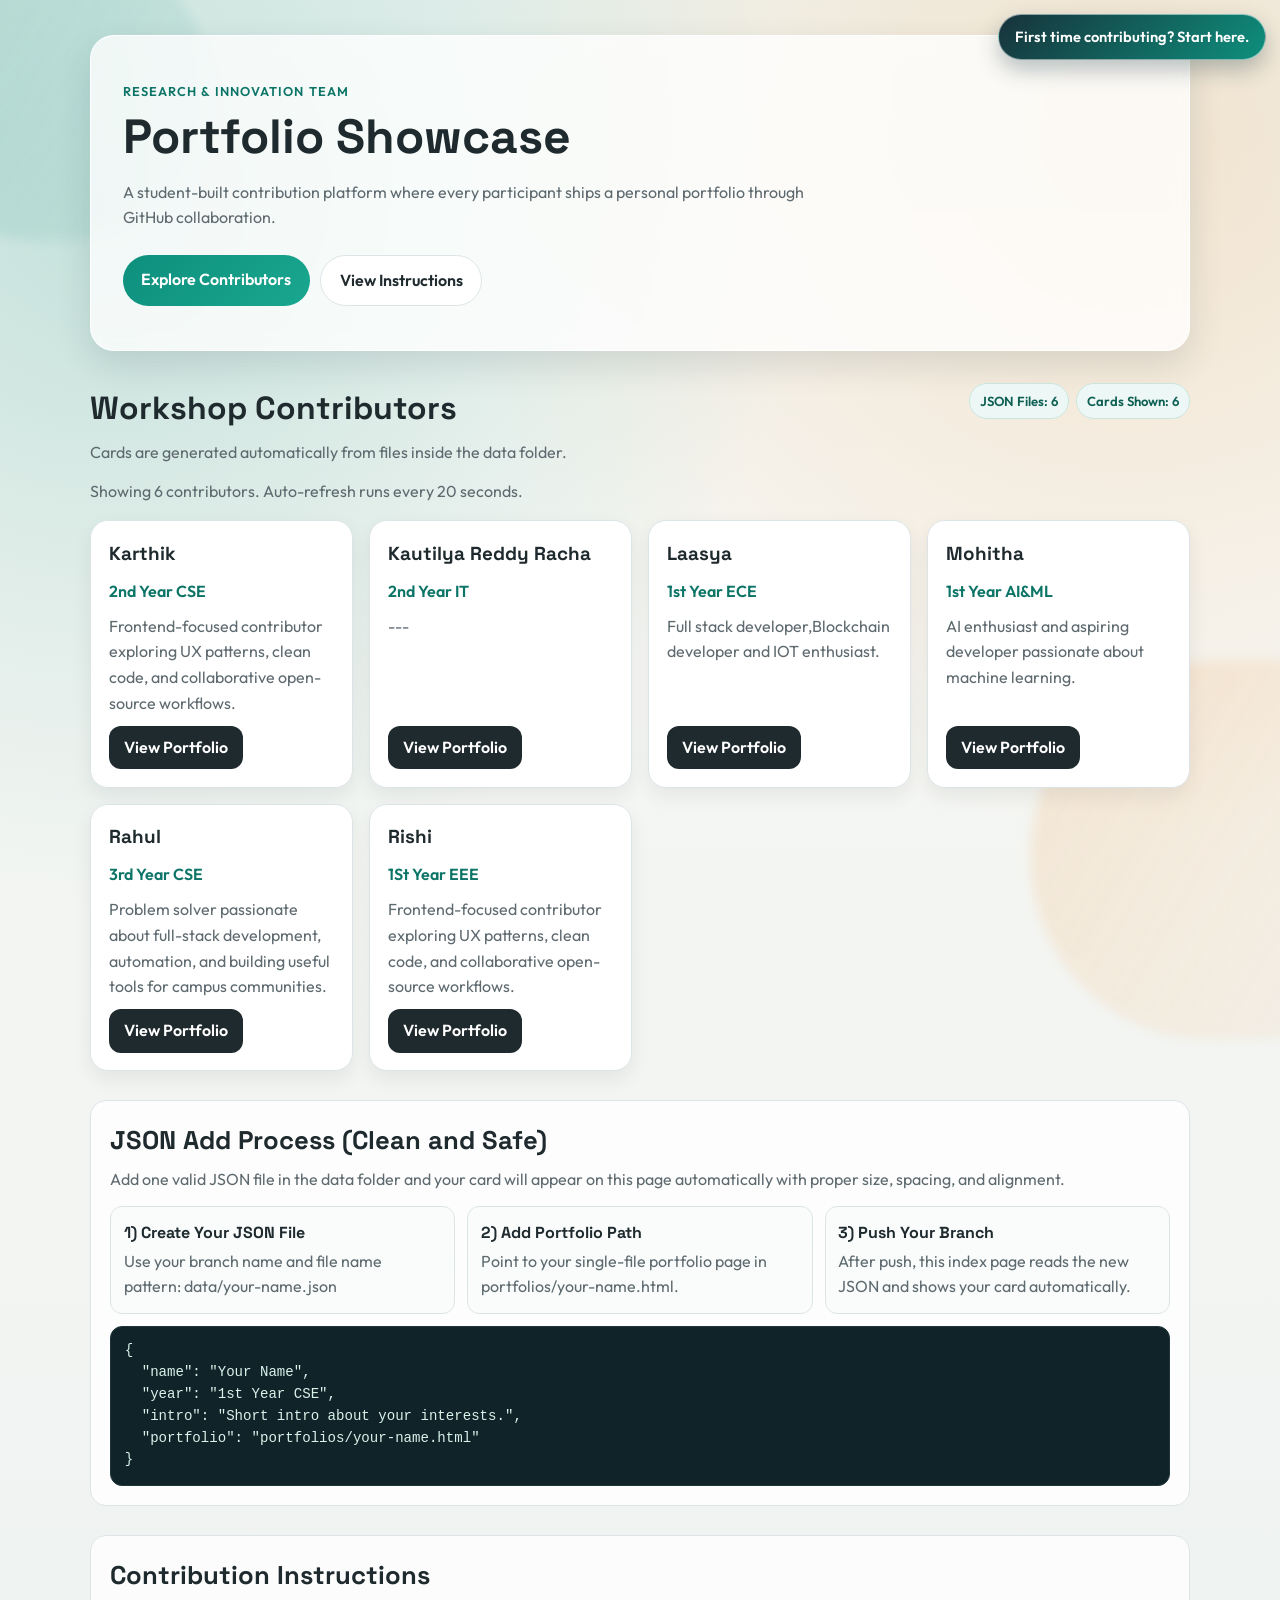
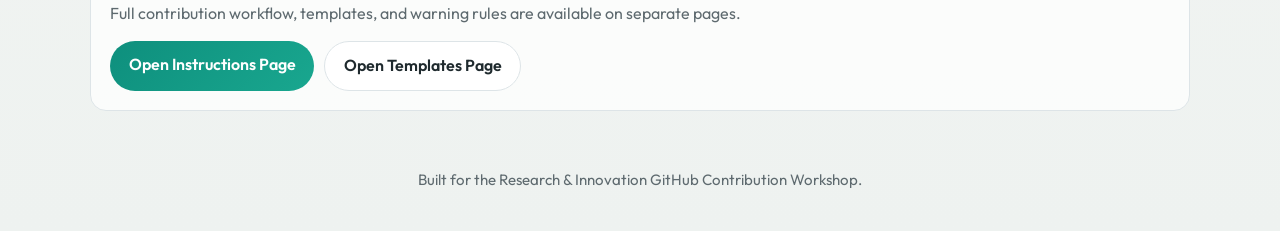
<file: index.html>
<!DOCTYPE html>
<html lang="en">
<head>
  <meta charset="UTF-8" />
  <meta name="viewport" content="width=device-width, initial-scale=1.0" />
  <title>Research & Innovation Portfolio Showcase</title>
  <meta
    name="description"
    content="A collaborative portfolio showcase for the Research and Innovation GitHub contribution workshop."
  />
  <link rel="preconnect" href="https://fonts.googleapis.com" />
  <link rel="preconnect" href="https://fonts.gstatic.com" crossorigin />
  <link
    href="https://fonts.googleapis.com/css2?family=Outfit:wght@300;400;500;600;700&family=Space+Grotesk:wght@500;600;700&display=swap"
    rel="stylesheet"
  />
  <link rel="stylesheet" href="style.css" />
</head>
<body>
  <div class="bg-orb orb-one" aria-hidden="true"></div>
  <div class="bg-orb orb-two" aria-hidden="true"></div>
  <a
    class="floating-help-link"
    href="instructions.html"
    aria-label="First time contributing? Start here"
  >
    First time contributing? Start here.
  </a>

  <header class="hero reveal">
    <p class="hero-kicker">Research & Innovation Team</p>
    <h1>Portfolio Showcase</h1>
    <p class="hero-text">
      A student-built contribution platform where every participant ships a personal portfolio
      through GitHub collaboration.
    </p>
    <div class="hero-actions">
      <a class="hero-cta" href="#contributors">Explore Contributors</a>
      <a class="hero-cta hero-cta-secondary" href="instructions.html">View Instructions</a>
    </div>
  </header>

  <main>
    <section class="showcase reveal" id="contributors" aria-labelledby="contributors-title">
      <div class="section-head">
        <div>
          <h2 id="contributors-title">Workshop Contributors</h2>
          <p>Cards are generated automatically from files inside the data folder.</p>
        </div>
        <div class="showcase-meta" aria-label="Contributor summary">
          <span class="meta-pill" id="jsonFileCount">JSON Files: 0</span>
          <span class="meta-pill" id="cardCount">Cards Shown: 0</span>
        </div>
      </div>

      <p class="status" id="status" aria-live="polite">Loading contributors...</p>
      <div class="contributors-grid" id="contributorsGrid"></div>
    </section>

    <section class="json-process reveal" aria-labelledby="json-process-title">
      <h2 id="json-process-title">JSON Add Process (Clean and Safe)</h2>
      <p>
        Add one valid JSON file in the data folder and your card will appear on this page
        automatically with proper size, spacing, and alignment.
      </p>

      <div class="json-process-grid">
        <article class="json-step-card">
          <h3>1) Create Your JSON File</h3>
          <p>Use your branch name and file name pattern: data/your-name.json</p>
        </article>
        <article class="json-step-card">
          <h3>2) Add Portfolio Path</h3>
          <p>Point to your single-file portfolio page in portfolios/your-name.html.</p>
        </article>
        <article class="json-step-card">
          <h3>3) Push Your Branch</h3>
          <p>After push, this index page reads the new JSON and shows your card automatically.</p>
        </article>
      </div>

      <pre class="workflow-code"><code>{
  "name": "Your Name",
  "year": "1st Year CSE",
  "intro": "Short intro about your interests.",
  "portfolio": "portfolios/your-name.html"
}
</code></pre>
    </section>

    <section class="workflow-preview reveal" aria-labelledby="workflow-preview-title">
      <h2 id="workflow-preview-title">Contribution Instructions</h2>
      <p>
        Full contribution workflow, templates, and warning rules are available on separate pages.
      </p>
      <div class="hero-actions">
        <a class="hero-cta" href="instructions.html">Open Instructions Page</a>
        <a class="hero-cta hero-cta-secondary" href="templates.html">Open Templates Page</a>
      </div>
    </section>
  </main>

  <footer class="site-footer reveal">
    <p>Built for the Research & Innovation GitHub Contribution Workshop.</p>
  </footer>

  <script src="script.js" defer></script>
</body>
</html>
</file>
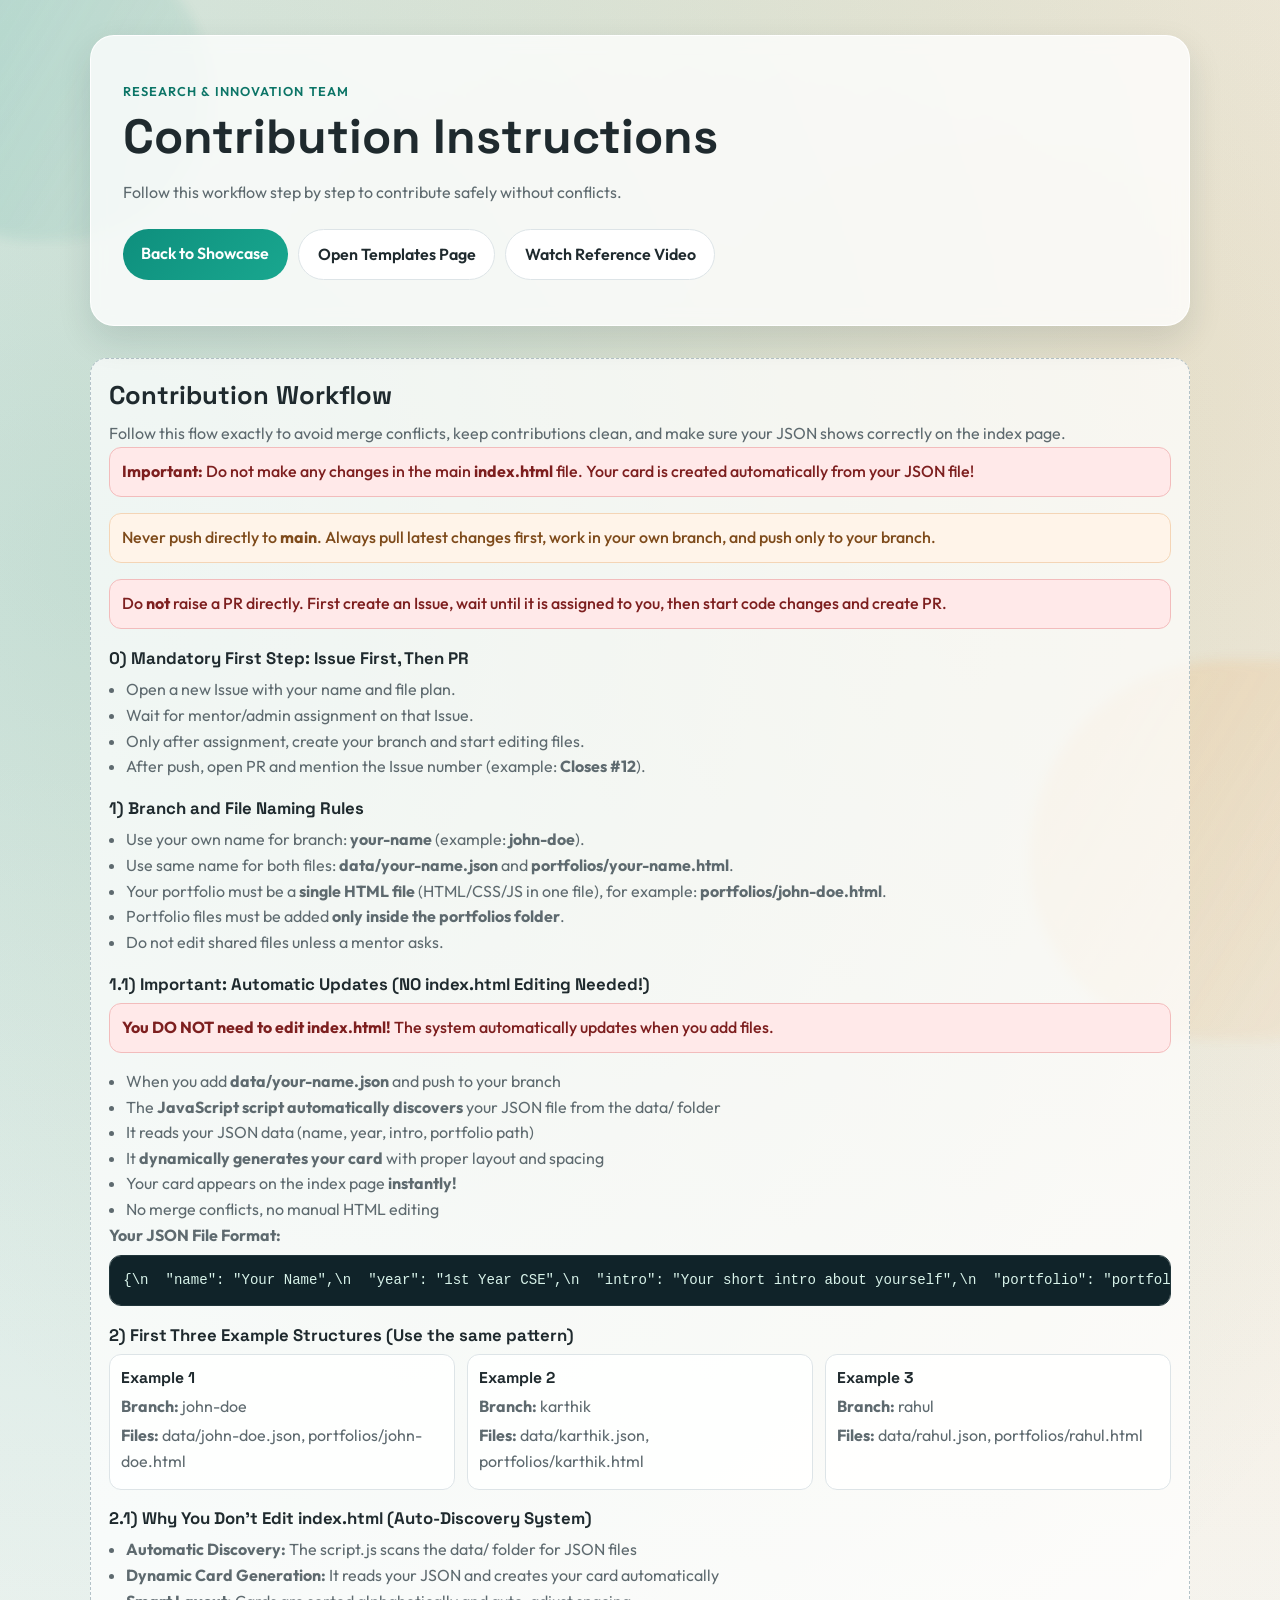
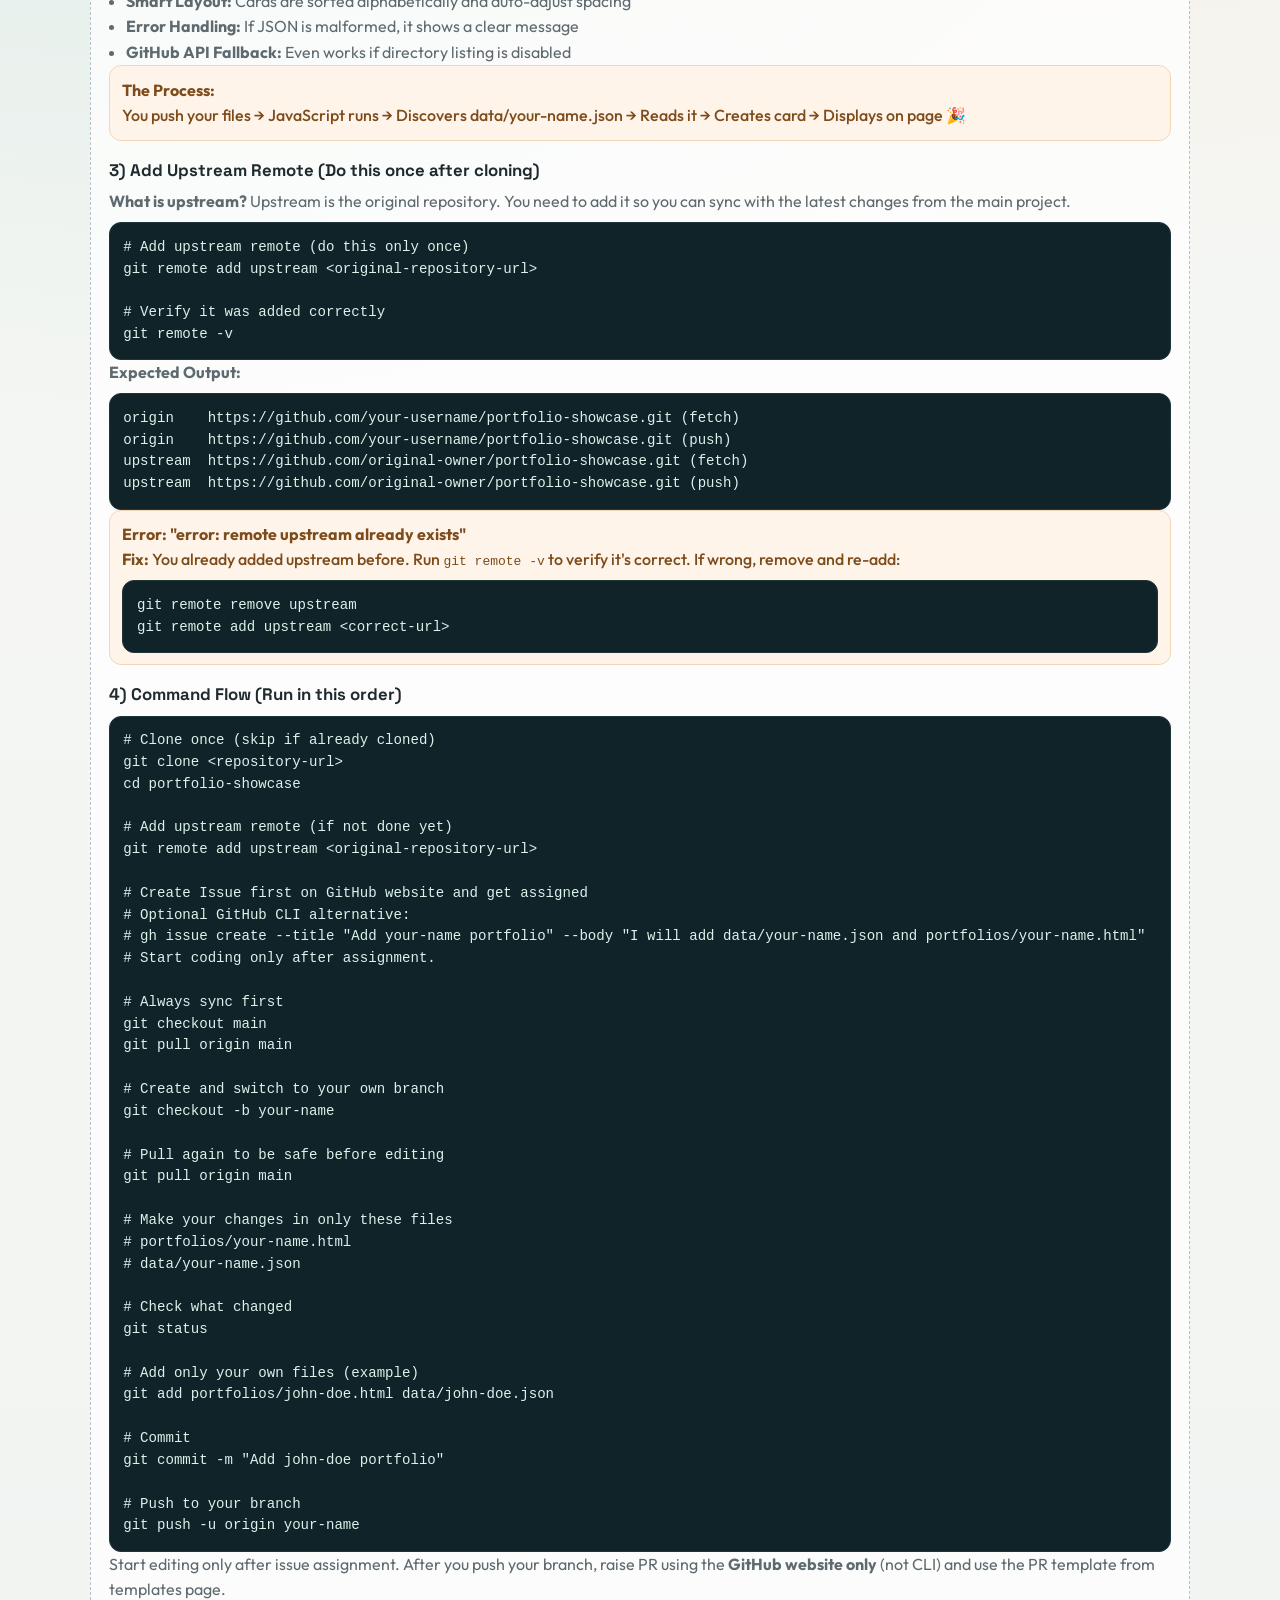
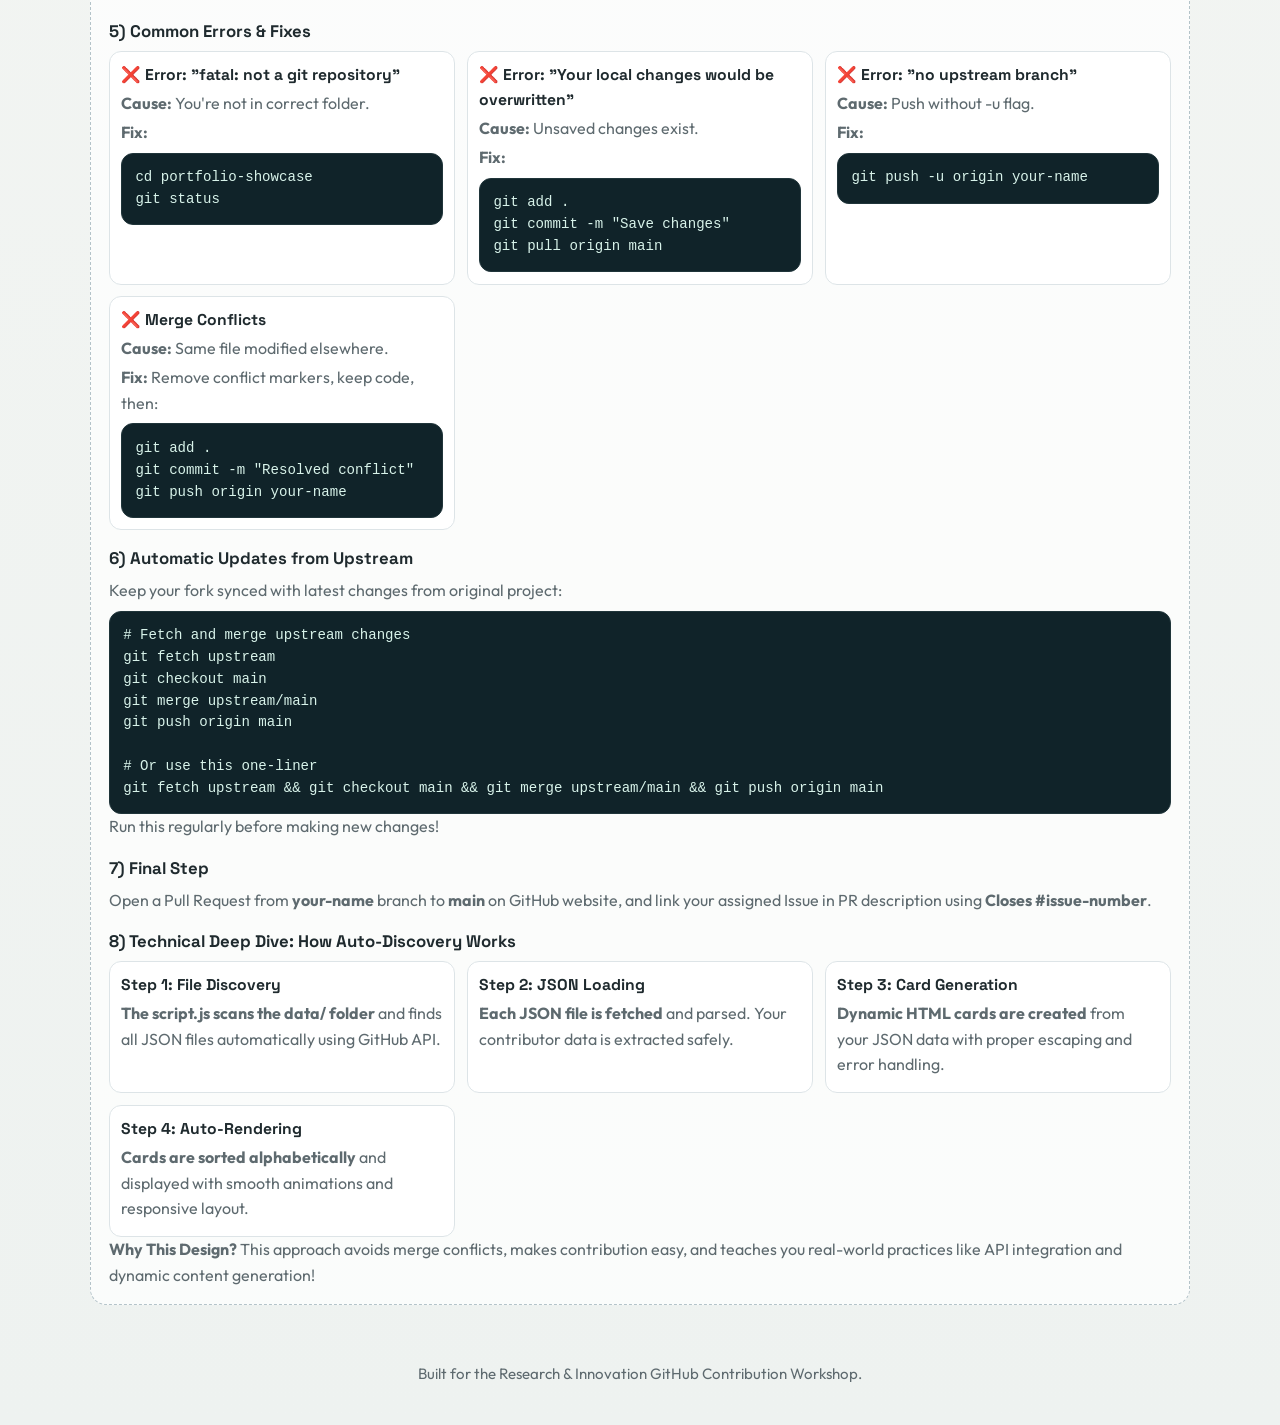
<file: instructions.html>
<!DOCTYPE html>
<html lang="en">
<head>
  <meta charset="UTF-8" />
  <meta name="viewport" content="width=device-width, initial-scale=1.0" />
  <title>Contribution Instructions | Portfolio Showcase</title>
  <meta
    name="description"
    content="Step-by-step contribution instructions for the Research and Innovation portfolio showcase repository."
  />
  <link rel="preconnect" href="https://fonts.googleapis.com" />
  <link rel="preconnect" href="https://fonts.gstatic.com" crossorigin />
  <link
    href="https://fonts.googleapis.com/css2?family=Outfit:wght@300;400;500;600;700&family=Space+Grotesk:wght@500;600;700&display=swap"
    rel="stylesheet"
  />
  <link rel="stylesheet" href="style.css" />
</head>
<body>
  <div class="bg-orb orb-one" aria-hidden="true"></div>
  <div class="bg-orb orb-two" aria-hidden="true"></div>

  <header class="hero">
    <p class="hero-kicker">Research & Innovation Team</p>
    <h1>Contribution Instructions</h1>
    <p class="hero-text">
      Follow this workflow step by step to contribute safely without conflicts.
    </p>
    <div class="hero-actions">
      <a class="hero-cta" href="index.html">Back to Showcase</a>
      <a class="hero-cta hero-cta-secondary" href="templates.html">Open Templates Page</a>
      <a class="hero-cta hero-cta-secondary" href="https://www.youtube.com/watch?v=v2X51AVgl3o" target="_blank" rel="noopener">
        Watch Reference Video
      </a>
    </div>
  </header>

  <main>
    <section class="workflow" aria-labelledby="workflow-title">
      <h2 id="workflow-title">Contribution Workflow</h2>
      <p class="workflow-lead">
        Follow this flow exactly to avoid merge conflicts, keep contributions clean, and make sure your JSON shows correctly on the index page.
      </p>

      <div class="workflow-alert workflow-alert-strong">
        <strong>Important:</strong> Do not make any changes in the main <strong>index.html</strong> file. Your card is created automatically from your JSON file!
      </div>

      <div class="workflow-alert">
        Never push directly to <strong>main</strong>. Always pull latest changes first, work in your
        own branch, and push only to your branch.
      </div>

      <div class="workflow-alert workflow-alert-strong">
        Do <strong>not</strong> raise a PR directly. First create an Issue, wait until it is
        assigned to you, then start code changes and create PR.
      </div>

      <h3>0) Mandatory First Step: Issue First, Then PR</h3>
      <ul class="workflow-list">
        <li>Open a new Issue with your name and file plan.</li>
        <li>Wait for mentor/admin assignment on that Issue.</li>
        <li>Only after assignment, create your branch and start editing files.</li>
        <li>After push, open PR and mention the Issue number (example: <strong>Closes #12</strong>).</li>
      </ul>

      <h3>1) Branch and File Naming Rules</h3>
      <ul class="workflow-list">
        <li>Use your own name for branch: <strong>your-name</strong> (example: <strong>john-doe</strong>).</li>
        <li>Use same name for both files: <strong>data/your-name.json</strong> and <strong>portfolios/your-name.html</strong>.</li>
        <li>Your portfolio must be a <strong>single HTML file</strong> (HTML/CSS/JS in one file), for example: <strong>portfolios/john-doe.html</strong>.</li>
        <li>Portfolio files must be added <strong>only inside the portfolios folder</strong>.</li>
        <li>Do not edit shared files unless a mentor asks.</li>
      </ul>

      <h3>1.1) Important: Automatic Updates (NO index.html Editing Needed!)</h3>
      <div class="workflow-alert workflow-alert-strong">
        <strong>You DO NOT need to edit index.html!</strong> The system automatically updates when you add files.
      </div>
      <ul class="workflow-list">
        <li>When you add <strong>data/your-name.json</strong> and push to your branch</li>
        <li>The <strong>JavaScript script automatically discovers</strong> your JSON file from the data/ folder</li>
        <li>It reads your JSON data (name, year, intro, portfolio path)</li>
        <li>It <strong>dynamically generates your card</strong> with proper layout and spacing</li>
        <li>Your card appears on the index page <strong>instantly!</strong></li>
        <li>No merge conflicts, no manual HTML editing</li>
      </ul>
      <p class="workflow-note"><strong>Your JSON File Format:</strong></p>
      <pre class="workflow-code"><code>{\n  "name": "Your Name",\n  "year": "1st Year CSE",\n  "intro": "Your short intro about yourself",\n  "portfolio": "portfolios/your-name.html"\n}\n</code></pre>

      <h3>2) First Three Example Structures (Use the same pattern)</h3>
      <div class="workflow-grid">
        <div class="workflow-card">
          <h4>Example 1</h4>
          <p><strong>Branch:</strong> john-doe</p>
          <p><strong>Files:</strong> data/john-doe.json, portfolios/john-doe.html</p>
        </div>
        <div class="workflow-card">
          <h4>Example 2</h4>
          <p><strong>Branch:</strong> karthik</p>
          <p><strong>Files:</strong> data/karthik.json, portfolios/karthik.html</p>
        </div>
        <div class="workflow-card">
          <h4>Example 3</h4>
          <p><strong>Branch:</strong> rahul</p>
          <p><strong>Files:</strong> data/rahul.json, portfolios/rahul.html</p>
        </div>
      </div>

      <h3>2.1) Why You Don't Edit index.html (Auto-Discovery System)</h3>
      <ul class="workflow-list">
        <li><strong>Automatic Discovery:</strong> The script.js scans the data/ folder for JSON files</li>
        <li><strong>Dynamic Card Generation:</strong> It reads your JSON and creates your card automatically</li>
        <li><strong>Smart Layout:</strong> Cards are sorted alphabetically and auto-adjust spacing</li>
        <li><strong>Error Handling:</strong> If JSON is malformed, it shows a clear message</li>
        <li><strong>GitHub API Fallback:</strong> Even works if directory listing is disabled</li>
      </ul>

      <div class="workflow-alert">
        <strong>The Process:</strong><br>
        You push your files → JavaScript runs → Discovers data/your-name.json → Reads it → Creates card → Displays on page 🎉
      </div>

      <h3>3) Add Upstream Remote (Do this once after cloning)</h3>
      <p class="workflow-note"><strong>What is upstream?</strong> Upstream is the original repository. You need to add it so you can sync with the latest changes from the main project.</p>
      <pre class="workflow-code"><code># Add upstream remote (do this only once)
git remote add upstream &lt;original-repository-url&gt;

# Verify it was added correctly
git remote -v
</code></pre>
      <p class="workflow-note"><strong>Expected Output:</strong></p>
      <pre class="workflow-code"><code>origin    https://github.com/your-username/portfolio-showcase.git (fetch)
origin    https://github.com/your-username/portfolio-showcase.git (push)
upstream  https://github.com/original-owner/portfolio-showcase.git (fetch)
upstream  https://github.com/original-owner/portfolio-showcase.git (push)
</code></pre>
      <div class="workflow-alert">
        <strong>Error: "error: remote upstream already exists"</strong><br>
        <strong>Fix:</strong> You already added upstream before. Run <code>git remote -v</code> to verify it's correct. If wrong, remove and re-add:<br>
        <pre class="workflow-code"><code>git remote remove upstream
git remote add upstream &lt;correct-url&gt;</code></pre>
      </div>

      <h3>4) Command Flow (Run in this order)</h3>
      <pre class="workflow-code"><code># Clone once (skip if already cloned)
git clone &lt;repository-url&gt;
cd portfolio-showcase

# Add upstream remote (if not done yet)
git remote add upstream &lt;original-repository-url&gt;

# Create Issue first on GitHub website and get assigned
# Optional GitHub CLI alternative:
# gh issue create --title "Add your-name portfolio" --body "I will add data/your-name.json and portfolios/your-name.html"
# Start coding only after assignment.

# Always sync first
git checkout main
git pull origin main

# Create and switch to your own branch
git checkout -b your-name

# Pull again to be safe before editing
git pull origin main

# Make your changes in only these files
# portfolios/your-name.html
# data/your-name.json

# Check what changed
git status

# Add only your own files (example)
git add portfolios/john-doe.html data/john-doe.json

# Commit
git commit -m "Add john-doe portfolio"

# Push to your branch
git push -u origin your-name
</code></pre>

      <p class="workflow-note">
        Start editing only after issue assignment. After you push your branch, raise PR using the
        <strong>GitHub website only</strong> (not CLI) and use the PR template from templates page.
      </p>

      <h3>5) Common Errors & Fixes</h3>
      <div class="workflow-grid">
        <div class="workflow-card">
          <h4>❌ Error: "fatal: not a git repository"</h4>
          <p><strong>Cause:</strong> You're not in correct folder.</p>
          <p><strong>Fix:</strong></p>
          <pre class="workflow-code"><code>cd portfolio-showcase
git status</code></pre>
        </div>
        <div class="workflow-card">
          <h4>❌ Error: "Your local changes would be overwritten"</h4>
          <p><strong>Cause:</strong> Unsaved changes exist.</p>
          <p><strong>Fix:</strong></p>
          <pre class="workflow-code"><code>git add .
git commit -m "Save changes"
git pull origin main</code></pre>
        </div>
        <div class="workflow-card">
          <h4>❌ Error: "no upstream branch"</h4>
          <p><strong>Cause:</strong> Push without -u flag.</p>
          <p><strong>Fix:</strong></p>
          <pre class="workflow-code"><code>git push -u origin your-name</code></pre>
        </div>
        <div class="workflow-card">
          <h4>❌ Merge Conflicts</h4>
          <p><strong>Cause:</strong> Same file modified elsewhere.</p>
          <p><strong>Fix:</strong> Remove conflict markers, keep code, then:</p>
          <pre class="workflow-code"><code>git add .
git commit -m "Resolved conflict"
git push origin your-name</code></pre>
        </div>
      </div>

      <h3>6) Automatic Updates from Upstream</h3>
      <p class="workflow-note">Keep your fork synced with latest changes from original project:</p>
      <pre class="workflow-code"><code># Fetch and merge upstream changes
git fetch upstream
git checkout main
git merge upstream/main
git push origin main

# Or use this one-liner
git fetch upstream &amp;&amp; git checkout main &amp;&amp; git merge upstream/main &amp;&amp; git push origin main
</code></pre>
      <p class="workflow-note">Run this regularly before making new changes!</p>

      <h3>7) Final Step</h3>
      <p class="workflow-note">
        Open a Pull Request from <strong>your-name</strong> branch to <strong>main</strong> on GitHub website,
        and link your assigned Issue in PR description using <strong>Closes #issue-number</strong>.
      </p>

      <h3>8) Technical Deep Dive: How Auto-Discovery Works</h3>
      <div class="workflow-grid">
        <div class="workflow-card">
          <h4>Step 1: File Discovery</h4>
          <p><strong>The script.js scans the data/ folder</strong> and finds all JSON files automatically using GitHub API.</p>
        </div>
        <div class="workflow-card">
          <h4>Step 2: JSON Loading</h4>
          <p><strong>Each JSON file is fetched</strong> and parsed. Your contributor data is extracted safely.</p>
        </div>
        <div class="workflow-card">
          <h4>Step 3: Card Generation</h4>
          <p><strong>Dynamic HTML cards are created</strong> from your JSON data with proper escaping and error handling.</p>
        </div>
        <div class="workflow-card">
          <h4>Step 4: Auto-Rendering</h4>
          <p><strong>Cards are sorted alphabetically</strong> and displayed with smooth animations and responsive layout.</p>
        </div>
      </div>

      <p class="workflow-note">
        <strong>Why This Design?</strong> This approach avoids merge conflicts, makes contribution easy, and teaches you real-world practices like API integration and dynamic content generation!
      </p>
    </section>
  </main>

  <footer class="site-footer">
    <p>Built for the Research & Innovation GitHub Contribution Workshop.</p>
  </footer>
</body>
</html>
</file>
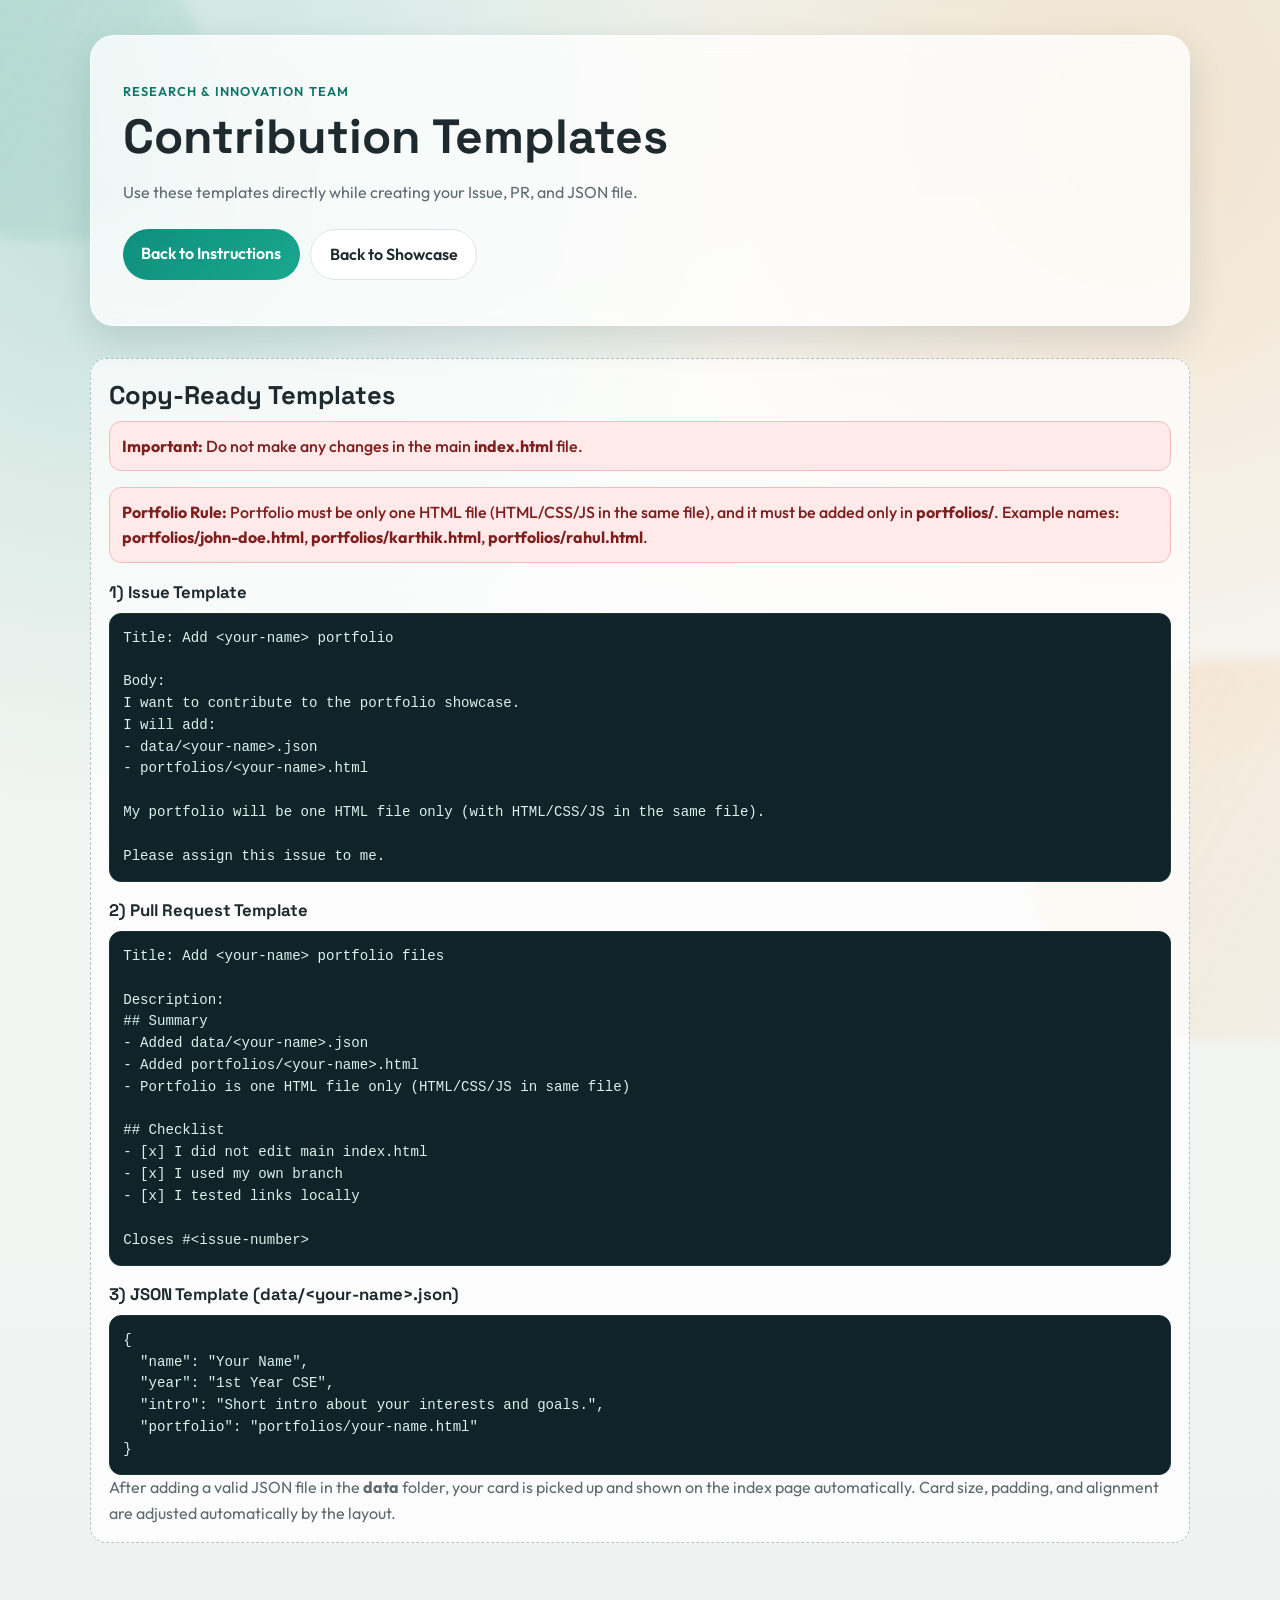
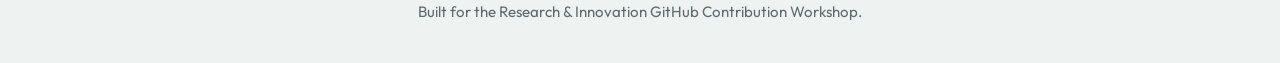
<file: templates.html>
<!DOCTYPE html>
<html lang="en">
<head>
  <meta charset="UTF-8" />
  <meta name="viewport" content="width=device-width, initial-scale=1.0" />
  <title>Templates | Portfolio Showcase</title>
  <meta
    name="description"
    content="Copy-ready templates for GitHub Issue, Pull Request, and contributor JSON file."
  />
  <link rel="preconnect" href="https://fonts.googleapis.com" />
  <link rel="preconnect" href="https://fonts.gstatic.com" crossorigin />
  <link
    href="https://fonts.googleapis.com/css2?family=Outfit:wght@300;400;500;600;700&family=Space+Grotesk:wght@500;600;700&display=swap"
    rel="stylesheet"
  />
  <link rel="stylesheet" href="style.css" />
</head>
<body>
  <div class="bg-orb orb-one" aria-hidden="true"></div>
  <div class="bg-orb orb-two" aria-hidden="true"></div>

  <header class="hero">
    <p class="hero-kicker">Research & Innovation Team</p>
    <h1>Contribution Templates</h1>
    <p class="hero-text">
      Use these templates directly while creating your Issue, PR, and JSON file.
    </p>
    <div class="hero-actions">
      <a class="hero-cta" href="instructions.html">Back to Instructions</a>
      <a class="hero-cta hero-cta-secondary" href="index.html">Back to Showcase</a>
    </div>
  </header>

  <main>
    <section class="workflow" aria-labelledby="templates-title">
      <h2 id="templates-title">Copy-Ready Templates</h2>

      <div class="workflow-alert workflow-alert-strong">
        <strong>Important:</strong> Do not make any changes in the main <strong>index.html</strong> file.
      </div>

      <div class="workflow-alert workflow-alert-strong">
        <strong>Portfolio Rule:</strong> Portfolio must be only one HTML file (HTML/CSS/JS in the same file), and it must be added only in <strong>portfolios/</strong>.
        Example names: <strong>portfolios/john-doe.html</strong>, <strong>portfolios/karthik.html</strong>, <strong>portfolios/rahul.html</strong>.
      </div>

      <h3>1) Issue Template</h3>
      <pre class="workflow-code"><code>Title: Add &lt;your-name&gt; portfolio

Body:
I want to contribute to the portfolio showcase.
I will add:
- data/&lt;your-name&gt;.json
- portfolios/&lt;your-name&gt;.html

My portfolio will be one HTML file only (with HTML/CSS/JS in the same file).

Please assign this issue to me.
</code></pre>

      <h3>2) Pull Request Template</h3>
      <pre class="workflow-code"><code>Title: Add &lt;your-name&gt; portfolio files

Description:
## Summary
- Added data/&lt;your-name&gt;.json
- Added portfolios/&lt;your-name&gt;.html
- Portfolio is one HTML file only (HTML/CSS/JS in same file)

## Checklist
- [x] I did not edit main index.html
- [x] I used my own branch
- [x] I tested links locally

Closes #&lt;issue-number&gt;
</code></pre>

      <h3>3) JSON Template (data/&lt;your-name&gt;.json)</h3>
      <pre class="workflow-code"><code>{
  "name": "Your Name",
  "year": "1st Year CSE",
  "intro": "Short intro about your interests and goals.",
  "portfolio": "portfolios/your-name.html"
}
</code></pre>

      <p class="workflow-note">
        After adding a valid JSON file in the <strong>data</strong> folder, your card is picked up and shown on the index page automatically.
        Card size, padding, and alignment are adjusted automatically by the layout.
      </p>
    </section>
  </main>

  <footer class="site-footer">
    <p>Built for the Research & Innovation GitHub Contribution Workshop.</p>
  </footer>
</body>
</html>
</file>
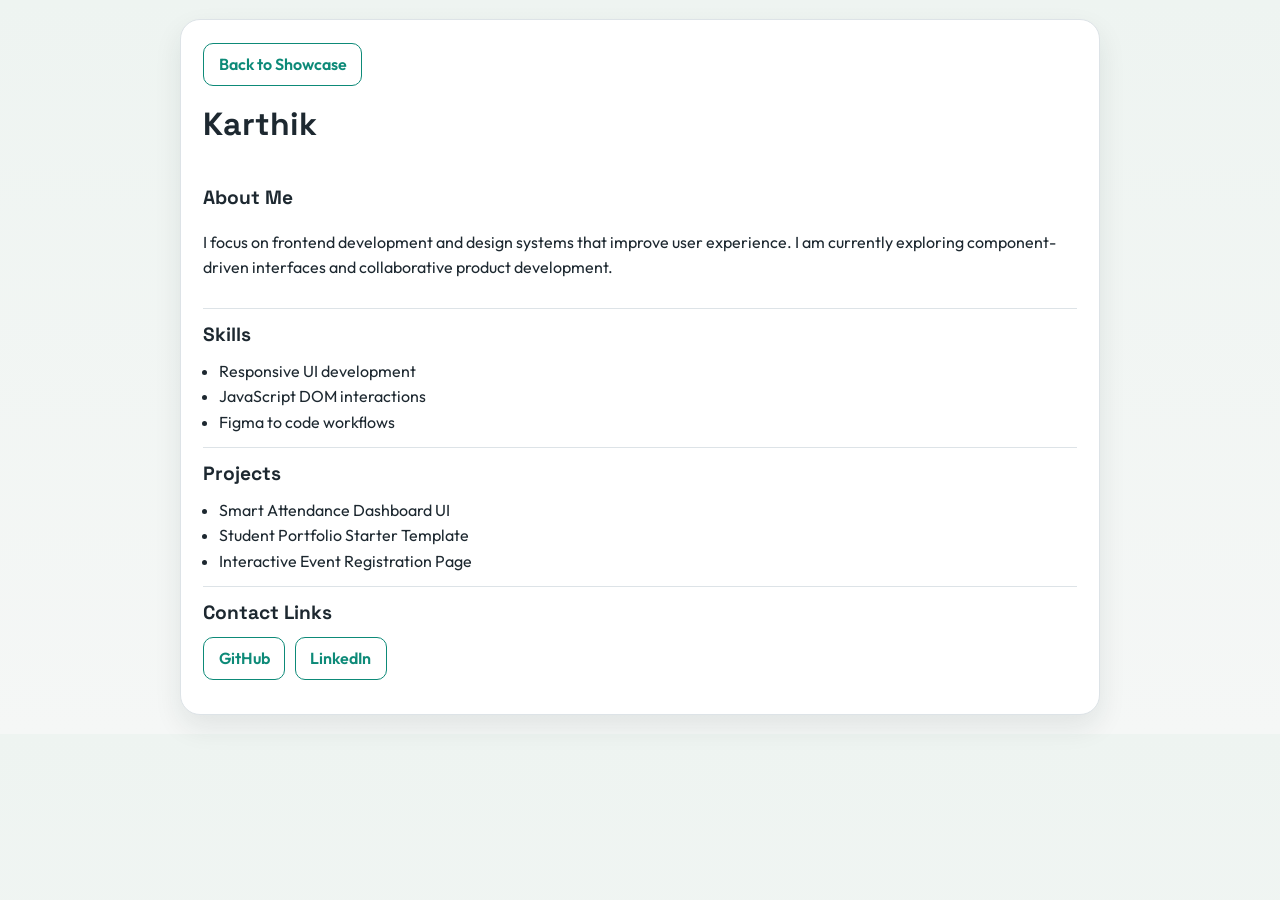
<file: portfolios/karthik.html>
<!DOCTYPE html>
<html lang="en">
<head>
  <meta charset="UTF-8" />
  <meta name="viewport" content="width=device-width, initial-scale=1.0" />
  <title>Karthik | Portfolio</title>
  <link rel="preconnect" href="https://fonts.googleapis.com" />
  <link rel="preconnect" href="https://fonts.gstatic.com" crossorigin />
  <link
    href="https://fonts.googleapis.com/css2?family=Outfit:wght@300;400;500;600;700&family=Space+Grotesk:wght@500;600;700&display=swap"
    rel="stylesheet"
  />
  <style>
    :root {
      --bg: #f5f7f6;
      --surface: #ffffff;
      --text: #1d2830;
      --muted: #5f6c72;
      --accent: #0d8a78;
      --border: #dde3e7;
    }

    * {
      box-sizing: border-box;
    }

    body {
      margin: 0;
      font-family: "Outfit", "Segoe UI", sans-serif;
      color: var(--text);
      background: linear-gradient(180deg, #eef4f1 0%, var(--bg) 100%);
      padding: 1.2rem;
      line-height: 1.6;
    }

    .container {
      width: min(920px, 100%);
      margin: 0 auto;
      background: var(--surface);
      border: 1px solid var(--border);
      border-radius: 20px;
      padding: 1.4rem;
      box-shadow: 0 12px 28px rgba(20, 43, 48, 0.09);
    }

    h1,
    h2 {
      font-family: "Space Grotesk", "Segoe UI", sans-serif;
      margin-top: 0;
    }

    h2 {
      margin-bottom: 0.4rem;
      font-size: 1.2rem;
    }

    section {
      padding: 0.7rem 0;
      border-top: 1px solid var(--border);
    }

    section:first-of-type {
      border-top: 0;
    }

    ul {
      margin: 0.5rem 0 0;
      padding-left: 1rem;
    }

    .links {
      display: flex;
      flex-wrap: wrap;
      gap: 0.6rem;
      margin-top: 0.5rem;
    }

    .links a,
    .home {
      text-decoration: none;
      padding: 0.5rem 0.9rem;
      border-radius: 10px;
      border: 1px solid var(--accent);
      color: var(--accent);
      font-weight: 600;
    }

    .links a:hover,
    .home:hover {
      background: #e7f8f4;
    }

    .home {
      display: inline-block;
      margin-bottom: 0.8rem;
    }
  </style>
</head>
<body>
  <main class="container">
    <a class="home" href="../index.html">Back to Showcase</a>
    <h1>Karthik</h1>

    <section>
      <h2>About Me</h2>
      <p>
        I focus on frontend development and design systems that improve user experience. I am
        currently exploring component-driven interfaces and collaborative product development.
      </p>
    </section>

    <section>
      <h2>Skills</h2>
      <ul>
        <li>Responsive UI development</li>
        <li>JavaScript DOM interactions</li>
        <li>Figma to code workflows</li>
      </ul>
    </section>

    <section>
      <h2>Projects</h2>
      <ul>
        <li>Smart Attendance Dashboard UI</li>
        <li>Student Portfolio Starter Template</li>
        <li>Interactive Event Registration Page</li>
      </ul>
    </section>

    <section>
      <h2>Contact Links</h2>
      <div class="links">
        <a href="https://github.com/karthik" target="_blank" rel="noopener">GitHub</a>
        <a href="https://linkedin.com/in/karthik" target="_blank" rel="noopener">LinkedIn</a>
      </div>
    </section>
  </main>
</body>
</html>
</file>
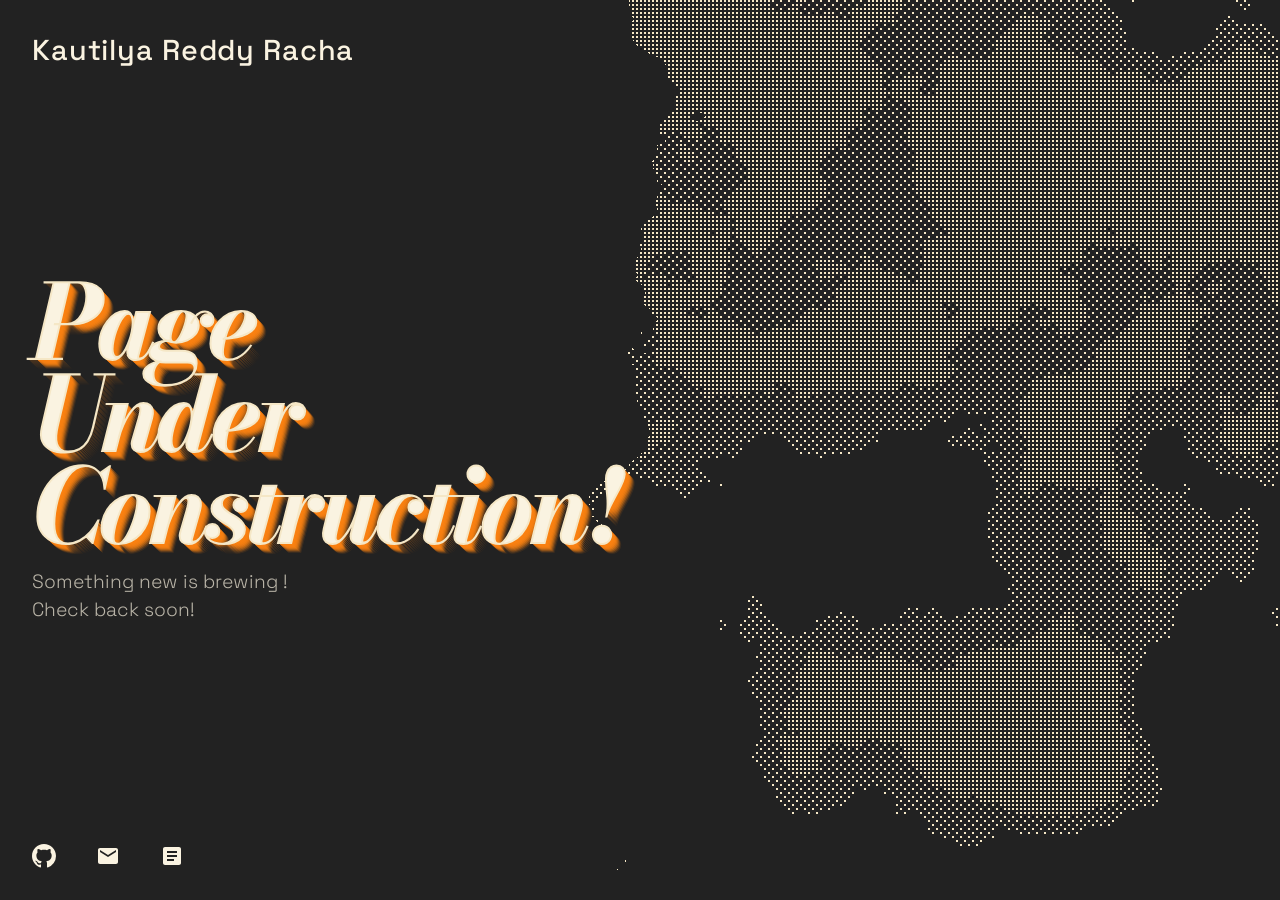
<file: portfolios/kautilya.html>
<!doctype html>
<html lang="en">
<head>
  <meta charset="UTF-8" />
  <meta name="viewport" content="width=device-width, initial-scale=1.0" />
  <title>Kautilya Reddy Racha</title>
  <meta name="description" content="Page under construction" />
  <link rel="preconnect" href="https://fonts.googleapis.com">
  <link rel="preconnect" href="https://fonts.gstatic.com" crossorigin>
  <link href="https://fonts.googleapis.com/css2?family=Space+Grotesk:wght@300;400;500;600;700&family=Bodoni+Moda:opsz,wght@6..96,400;6..96,500;6..96,600;6..96,700;6..96,800;6..96,900&display=swap" rel="stylesheet">
  <style>
    :root {
      --bg: #222222;
      --front: #f5e7c6;
      --text: #faf3e1;
      --accent: rgba(250, 129, 18, 1);
      --font-sans: "Space Grotesk", system-ui, sans-serif;
      --font-serif: "Bodoni Moda", Georgia, serif;
    }

    * { box-sizing: border-box; }
    html, body {
      width: 100%;
      height: 100%;
      margin: 0;
      background: var(--bg);
      overflow: hidden;
    }

    body {
      position: relative;
      color: var(--text);
      font-family: var(--font-sans);
    }

    .scene,
    #patternCanvas,
    #maskCanvas {
      position: fixed;
      inset: 0;
      width: 100%;
      height: 100%;
    }

    #patternCanvas,
    #maskCanvas {
      display: block;
    }

    .content {
      position: relative;
      z-index: 2;
      width: 100%;
      height: 100%;
    }

    .title {
      position: absolute;
      top: 2rem;
      left: 2rem;
      margin: 0;
      font-size: clamp(1.4rem, 1rem + 1vw, 2.1rem);
      font-weight: 500;
      letter-spacing: 0.03em;
      color: var(--text);
      pointer-events: none;
    }

    .hero {
      position: absolute;
      left: 2rem;
      top: 50%;
      transform: translateY(-50%);
      width: min(45vw, 720px);
      pointer-events: none;
    }

    .hero h2 {
      margin: 0 0 1rem 0;
      font-family: var(--font-serif);
      font-size: clamp(3.6rem, 8vw, 8rem);
      line-height: 0.9;
      letter-spacing: -0.04em;
      font-style: italic;
      font-weight: 700;
      color: var(--text);
      -webkit-text-stroke: 2px var(--front);
      text-shadow:
        1px 1px 0 rgba(250, 129, 18, 1),
        2px 2px 0 rgba(250, 129, 18, 0.9),
        3px 3px 0 rgba(250, 129, 18, 0.8),
        4px 4px 0 rgba(250, 129, 18, 0.7),
        5px 5px 0 rgba(250, 129, 18, 0.6),
        6px 6px 0 rgba(250, 129, 18, 0.5),
        7px 7px 0 rgba(250, 129, 18, 0.4),
        8px 8px 0 rgba(250, 129, 18, 0.3),
        9px 9px 0 rgba(250, 129, 18, 0.2),
        10px 10px 0 rgba(250, 129, 18, 0.1);
    }

    .hero p {
      margin: 0;
      font-size: clamp(1rem, 1.5vw, 1.35rem);
      line-height: 1.45;
      opacity: 0.7;
      color: var(--text);
      font-weight: 300;
    }

    .socials {
      position: absolute;
      left: 2rem;
      bottom: 2rem;
      display: flex;
      gap: 2.5rem;
      z-index: 3;
    }

    .socials a {
      color: var(--text);
      opacity: 1;
      transition: opacity 0.2s ease, transform 0.2s ease;
      display: inline-flex;
      align-items: center;
      justify-content: center;
    }

    .socials a:hover {
      opacity: 0.7;
      transform: translateY(-1px);
    }

    .socials svg {
      width: 24px;
      height: 24px;
      fill: currentColor;
    }

    @media (max-width: 900px) {
      .hero {
        width: min(78vw, 520px);
      }
    }

    @media (max-width: 640px) {
      .title,
      .hero,
      .socials {
        left: 1.25rem;
      }

      .title { top: 1.25rem; }
      .socials { bottom: 1.25rem; gap: 1.5rem; }

      .hero {
        width: calc(100vw - 2.5rem);
      }

      .hero h2 {
        -webkit-text-stroke: 1.25px var(--front);
      }
    }
  </style>
</head>
<body>
  <div class="scene">
    <canvas id="patternCanvas" aria-hidden="true"></canvas>
    <canvas id="maskCanvas" aria-hidden="true"></canvas>
  </div>

  <div class="content">
    <h1 class="title">Kautilya Reddy Racha</h1>

    <section class="hero" aria-label="Under construction message">
      <h2>Page<br>Under<br>Construction!</h2>
      <p>Something new is brewing !<br>Check back soon!</p>
    </section>

    <nav class="socials" aria-label="Social links">
      <a href="https://github.com/p19racha" target="_blank" rel="noopener noreferrer" aria-label="GitHub">
        <svg viewBox="0 0 24 24"><path d="M12 0C5.37 0 0 5.37 0 12c0 5.31 3.435 9.795 8.205 11.385.6.105.825-.255.825-.57 0-.285-.015-1.23-.015-2.235-3.015.555-3.795-.735-4.035-1.41-.135-.345-.72-1.41-1.23-1.695-.42-.225-1.02-.78-.015-.795.945-.015 1.62.87 1.845 1.23 1.08 1.815 2.805 1.305 3.495.99.105-.78.42-1.305.765-1.605-2.67-.3-5.46-1.335-5.46-5.925 0-1.305.465-2.385 1.23-3.225-.12-.3-.54-1.53.12-3.18 0 0 1.005-.315 3.3 1.23.96-.27 1.98-.405 3-.405s2.04.135 3 .405c2.295-1.56 3.3-1.23 3.3-1.23.66 1.65.24 2.88.12 3.18.765.84 1.23 1.905 1.23 3.225 0 4.605-2.805 5.625-5.475 5.925.435.375.81 1.095.81 2.22 0 1.605-.015 2.895-.015 3.3 0 .315.225.69.825.57A12.02 12.02 0 0024 12c0-6.63-5.37-12-12-12z"/></svg>
      </a>
      <a href="mailto:rachakautilyareddy@gmail.com" aria-label="Email">
        <svg viewBox="0 0 24 24"><path d="M20 4H4c-1.1 0-2 .9-2 2v12c0 1.1.9 2 2 2h16c1.1 0 2-.9 2-2V6c0-1.1-.9-2-2-2zm0 4l-8 5-8-5V6l8 5 8-5v2z"/></svg>
      </a>
      <a href="/#" target="_blank" rel="noopener noreferrer" aria-label="Blog">
        <svg viewBox="0 0 24 24"><path d="M19 3H5c-1.1 0-2 .9-2 2v14c0 1.1.9 2 2 2h14c1.1 0 2-.9 2-2V5c0-1.1-.9-2-2-2zm-5 14H7v-2h7v2zm3-4H7v-2h10v2zm0-4H7V7h10v2z"/></svg>
      </a>
    </nav>
  </div>

  <script>
    (() => {
      const patternCanvas = document.getElementById('patternCanvas');
      const maskCanvas = document.getElementById('maskCanvas');
      const pctx = patternCanvas.getContext('2d', { alpha: false });
      const mctx = maskCanvas.getContext('2d');
      let width = 0;
      let height = 0;
      let animationFrame = 0;
      let tick = 0;

      function hash(x, y, seed = 0) {
        const n = Math.sin(x * 127.1 + y * 311.7 + seed * 91.7) * 43758.5453123;
        return n - Math.floor(n);
      }

      function smoothNoise(x, y, scale, seed = 0) {
        const sx = x / scale;
        const sy = y / scale;
        const x0 = Math.floor(sx);
        const y0 = Math.floor(sy);
        const fx = sx - x0;
        const fy = sy - y0;
        const ux = fx * fx * (3 - 2 * fx);
        const uy = fy * fy * (3 - 2 * fy);

        const n00 = hash(x0, y0, seed);
        const n10 = hash(x0 + 1, y0, seed);
        const n01 = hash(x0, y0 + 1, seed);
        const n11 = hash(x0 + 1, y0 + 1, seed);

        const nx0 = n00 * (1 - ux) + n10 * ux;
        const nx1 = n01 * (1 - ux) + n11 * ux;
        return nx0 * (1 - uy) + nx1 * uy;
      }

      function fbm(x, y, speedOffset = 0) {
        let value = 0;
        let amplitude = 1;
        let frequency = 1;
        let total = 0;
        for (let i = 0; i < 5; i++) {
          value += amplitude * smoothNoise(x * frequency + speedOffset, y * frequency + speedOffset, 80, i * 100);
          total += amplitude;
          amplitude *= 0.5;
          frequency *= 2;
        }
        return value / total;
      }

      function resize() {
        width = window.innerWidth;
        height = window.innerHeight;
        const dpr = Math.min(window.devicePixelRatio || 1, 2);

        [patternCanvas, maskCanvas].forEach((canvas) => {
          canvas.width = Math.floor(width * dpr);
          canvas.height = Math.floor(height * dpr);
          canvas.style.width = width + 'px';
          canvas.style.height = height + 'px';
        });

        pctx.setTransform(dpr, 0, 0, dpr, 0, 0);
        mctx.setTransform(dpr, 0, 0, dpr, 0, 0);

        drawMask();
        drawPattern(true);
      }

      function drawPattern(force = false) {
        const cell = 4;
        const cols = Math.ceil(width / cell);
        const rows = Math.ceil(height / cell);
        pctx.fillStyle = '#222222';
        pctx.fillRect(0, 0, width, height);
        pctx.fillStyle = '#f5e7c6';

        for (let y = 0; y < rows; y++) {
          for (let x = 0; x < cols; x++) {
            const nx = x * cell;
            const ny = y * cell;
            const noiseValue = fbm(nx * 0.45, ny * 0.45, tick * 0.06);
            const parity = (x + y) % 2;
            const threshold = parity ? 0.44 : 0.56;
            if (noiseValue > threshold) {
              pctx.fillRect(nx, ny, 2, 2);
            }
          }
        }
      }

      function drawMask() {
        mctx.clearRect(0, 0, width, height);
        mctx.fillStyle = '#222222';
        mctx.fillRect(0, 0, width, height);

        const imageData = mctx.getImageData(0, 0, width, height);
        const data = imageData.data;

        for (let y = 0; y < height; y++) {
          for (let x = 0; x < width; x++) {
            const baseThreshold = width * 0.5;
            const noiseValue = fbm(x * 0.8, y * 0.8);
            const noiseOffset = (noiseValue - 0.5) * width * 0.15;
            const detailNoise = fbm(x * 2, y * 2);
            const detailOffset = (detailNoise - 0.5) * width * 0.05;
            const threshold = baseThreshold + noiseOffset + detailOffset;
            const maxThreshold = width * 0.5;
            const clampedThreshold = Math.max(threshold, maxThreshold - width * 0.1);
            const idx = (y * width + x) * 4;
            if (x > clampedThreshold) {
              data[idx + 3] = 0;
            }
          }
        }

        mctx.putImageData(imageData, 0, 0);
      }

      function animate() {
        tick += 1;
        drawPattern();
        animationFrame = requestAnimationFrame(animate);
      }

      window.addEventListener('resize', resize, { passive: true });
      resize();
      animate();

      window.addEventListener('beforeunload', () => cancelAnimationFrame(animationFrame));
    })();
  </script>
</body>
</html>
</file>
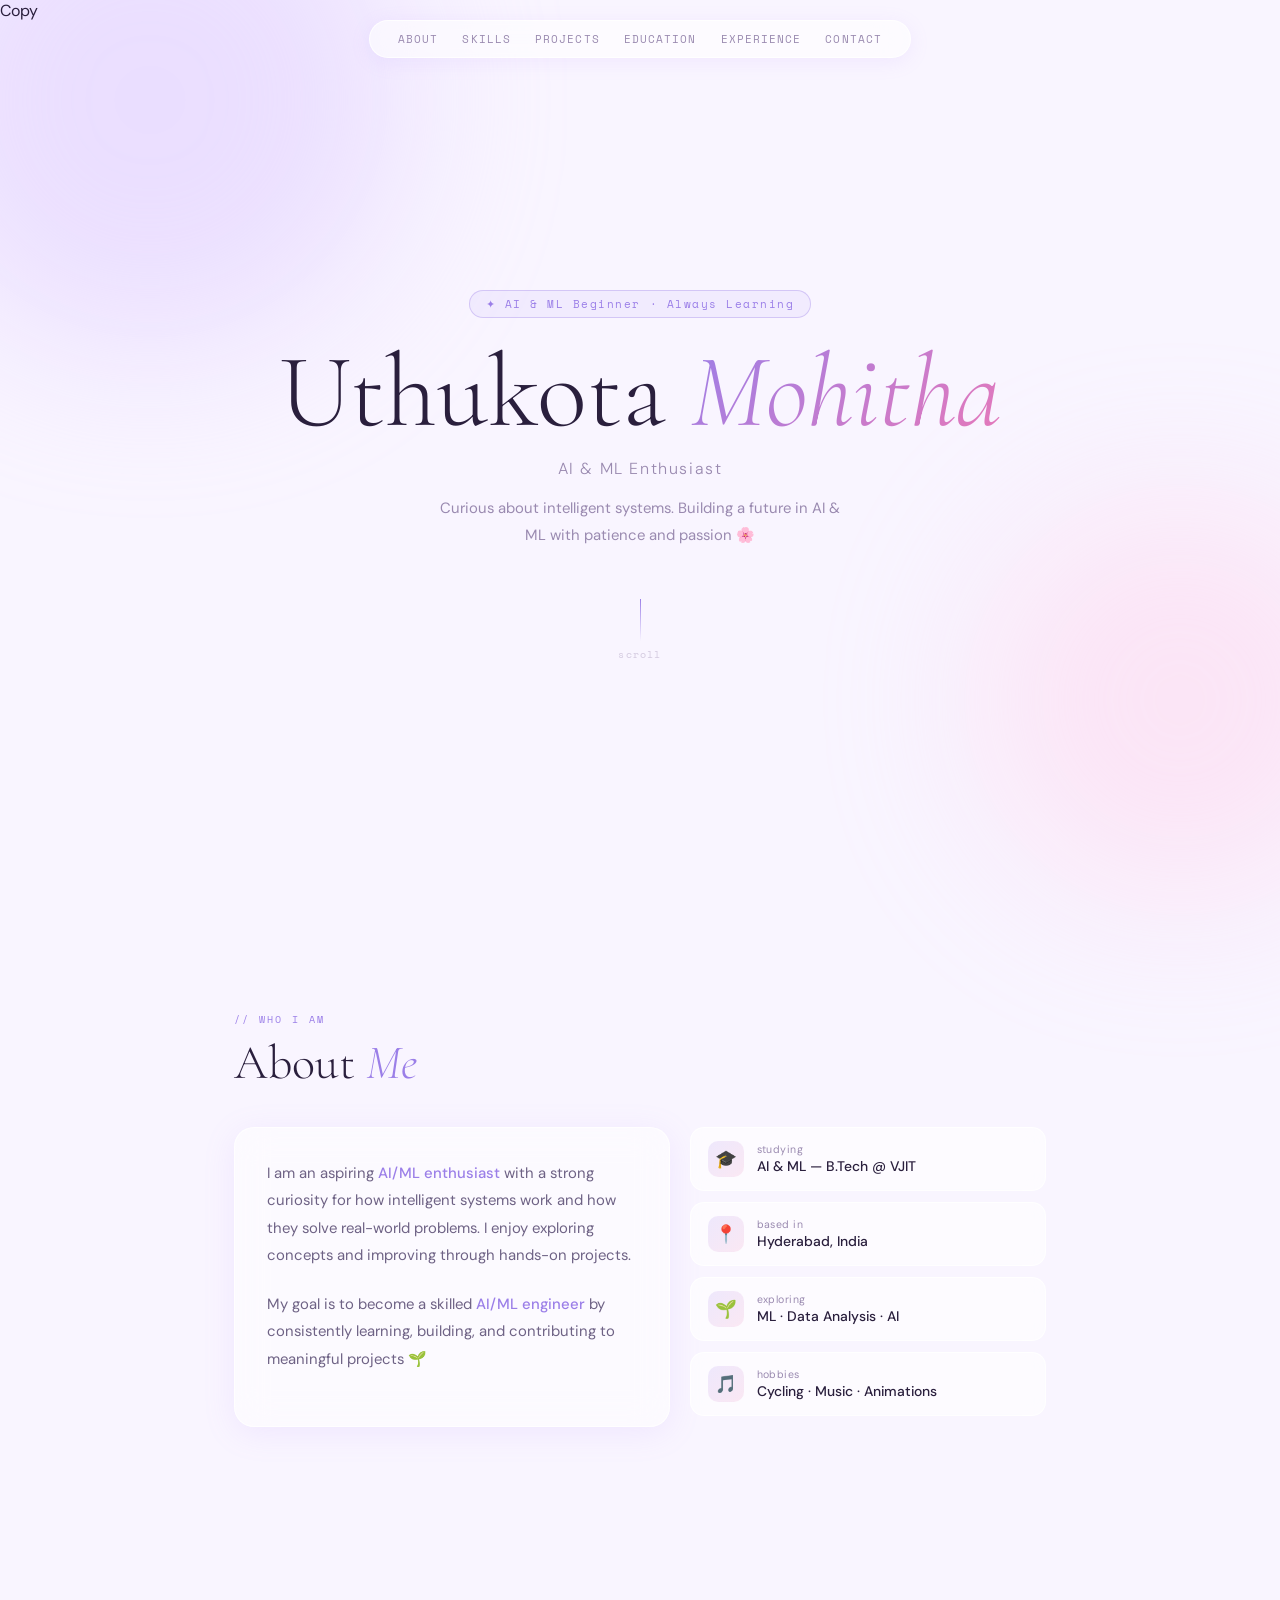
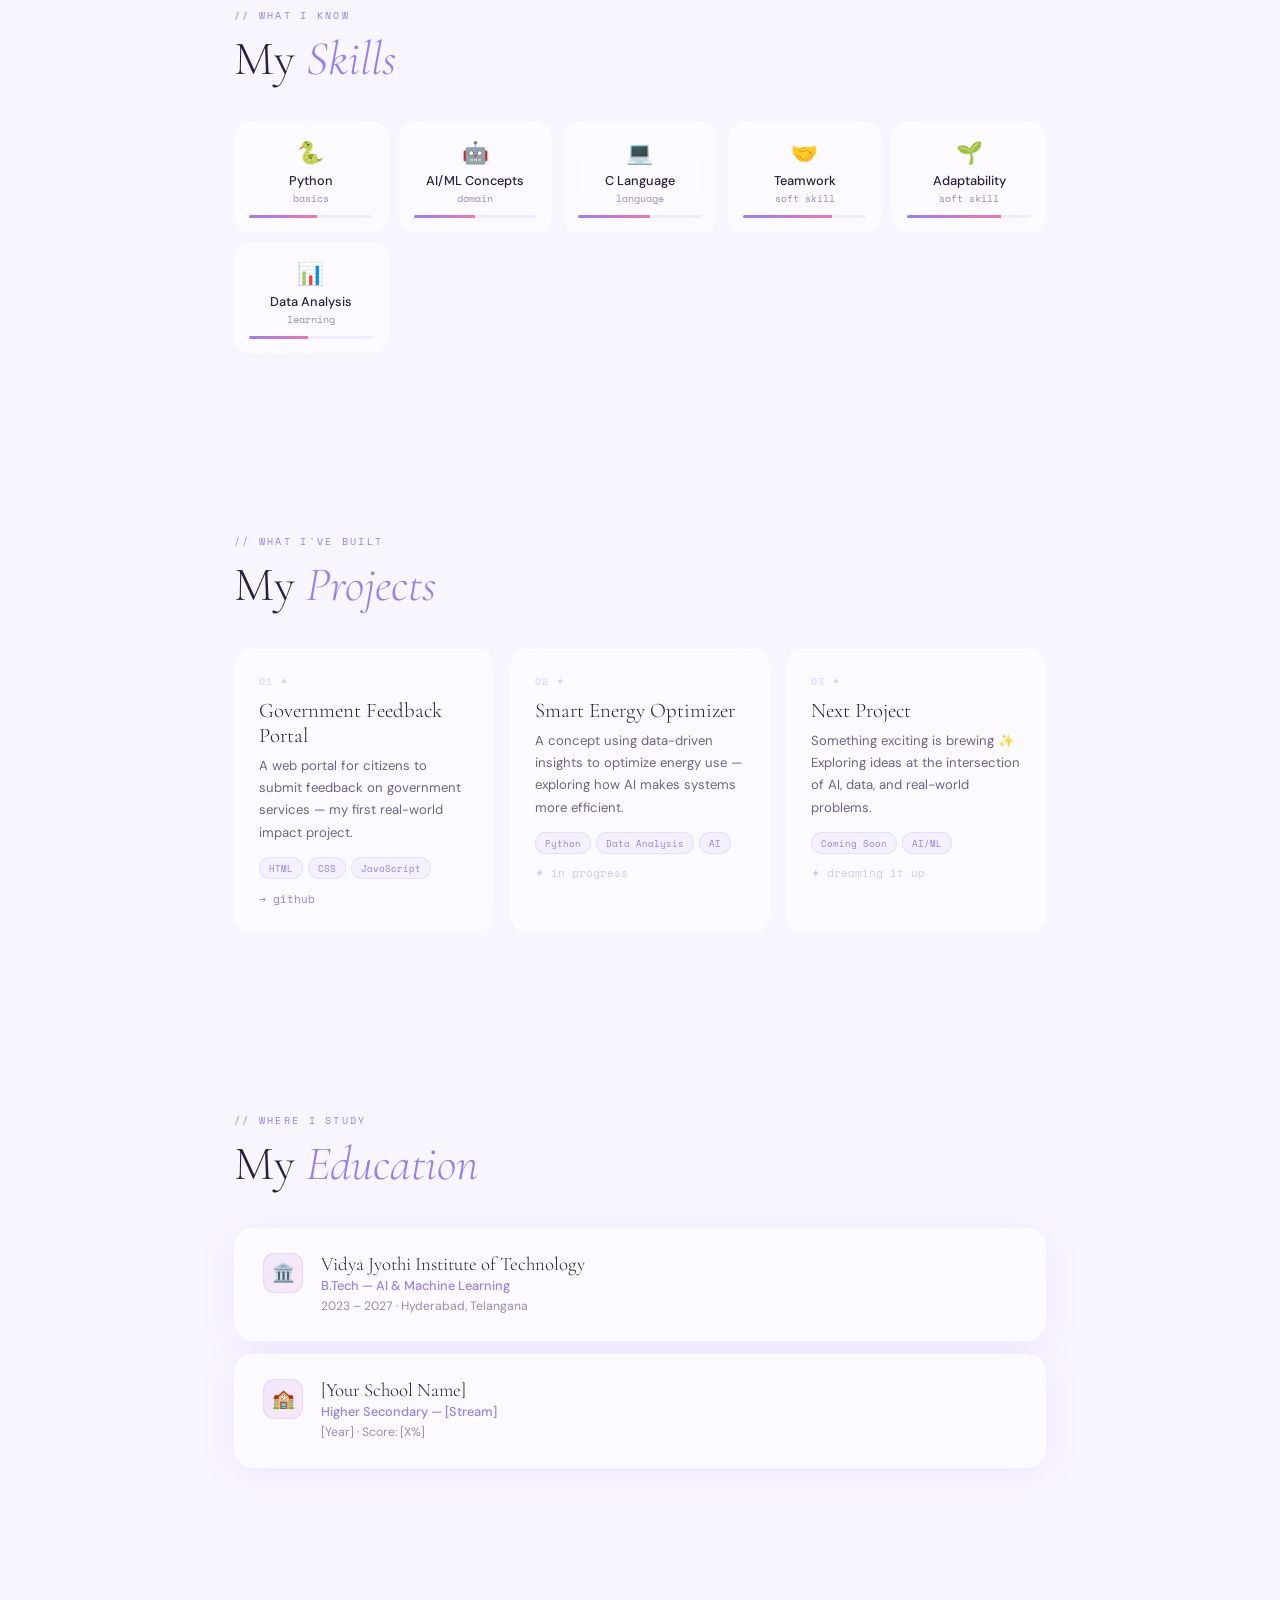
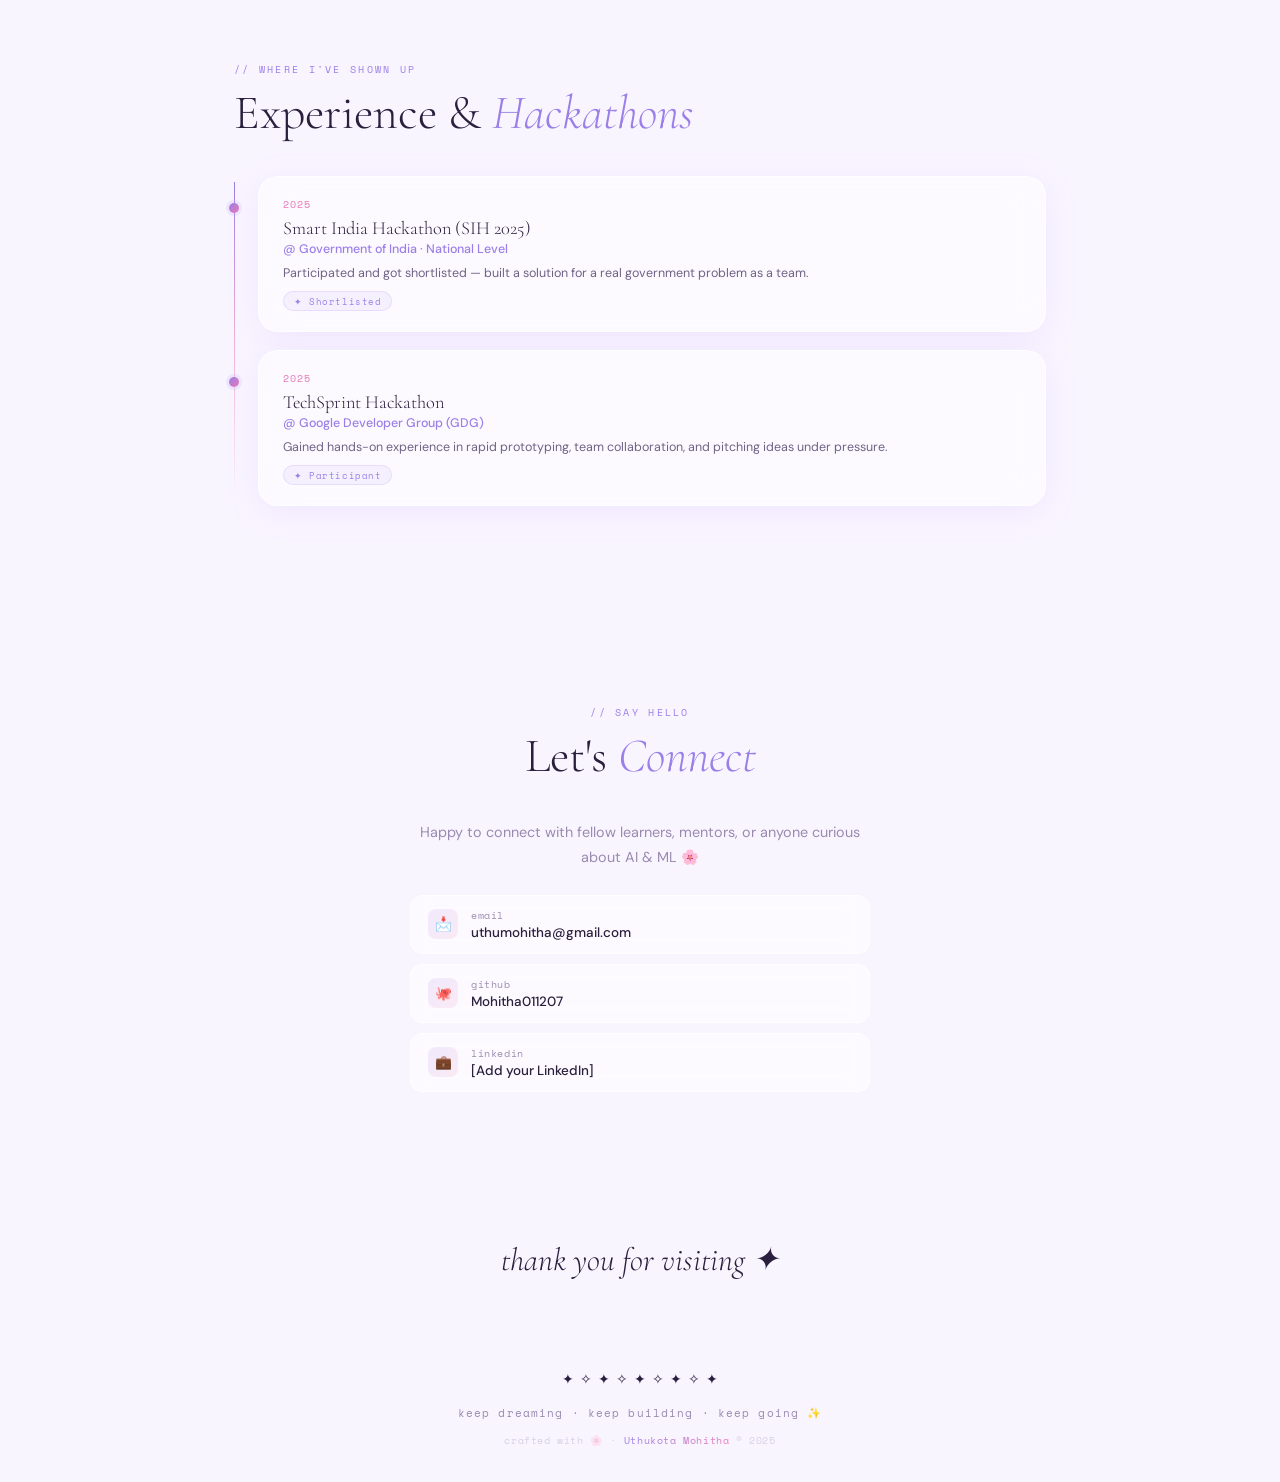
<file: portfolios/mohitha.html>
Copy

<!DOCTYPE html>
<html lang="en">
<head>
<meta charset="UTF-8"/><meta name="viewport" content="width=device-width,initial-scale=1"/>
<title>Mohitha ✦</title>
<link href="https://fonts.googleapis.com/css2?family=Cormorant+Garamond:ital,wght@0,300;1,300&family=DM+Sans:wght@300;400&family=Space+Mono&display=swap" rel="stylesheet"/>
<style>
*{box-sizing:border-box;margin:0;padding:0}html{scroll-behavior:smooth}
body{font-family:'DM Sans',sans-serif;background:#f9f5ff;color:#2a1f3d;overflow-x:hidden}
body::before,body::after{content:'';position:fixed;border-radius:50%;filter:blur(80px);z-index:-1;pointer-events:none}
body::before{width:500px;height:500px;background:#dcc8ff;top:-150px;left:-100px;opacity:.5;animation:drift 18s ease-in-out infinite alternate}
body::after{width:400px;height:400px;background:#ffcce8;bottom:0;right:-100px;opacity:.4;animation:drift 22s ease-in-out infinite alternate-reverse}
@keyframes drift{to{transform:translate(40px,30px)}}
nav{position:fixed;top:20px;left:50%;transform:translateX(-50%);z-index:99;display:flex;gap:24px;padding:10px 28px;background:rgba(255,255,255,.6);backdrop-filter:blur(20px);border:1px solid rgba(255,255,255,.8);border-radius:999px;box-shadow:0 4px 20px rgba(180,140,255,.12)}
nav a{font-family:'Space Mono',monospace;font-size:.68rem;letter-spacing:.1em;color:#9a8ab0;text-decoration:none;text-transform:uppercase;transition:color .3s}
nav a:hover{color:#9b7fe8}
section{max-width:860px;margin:0 auto;padding:90px 24px}
.card{background:rgba(255,255,255,.5);backdrop-filter:blur(18px);border:1px solid rgba(255,255,255,.75);border-radius:20px;box-shadow:0 6px 32px rgba(180,140,255,.13);padding:32px}
.lbl{font-family:'Space Mono',monospace;font-size:.65rem;letter-spacing:.22em;color:#9b7fe8;text-transform:uppercase;margin-bottom:8px}
h2{font-family:'Cormorant Garamond',serif;font-size:clamp(2rem,5vw,3rem);font-weight:300;margin-bottom:34px;line-height:1.2}
h2 em{font-style:italic;color:#9b7fe8}
.show{opacity:0;transform:translateY(22px);transition:opacity .7s,transform .7s}.show.on{opacity:1;transform:translateY(0)}
/* hero */
#hero{min-height:100vh;display:flex;flex-direction:column;justify-content:center;align-items:center;text-align:center;padding-top:100px}
.badge{font-family:'Space Mono',monospace;font-size:.68rem;letter-spacing:.14em;color:#9b7fe8;border:1px solid rgba(155,127,232,.35);background:rgba(155,127,232,.08);padding:5px 16px;border-radius:999px;margin-bottom:22px;animation:up .8s .1s ease both}
.name{font-family:'Cormorant Garamond',serif;font-size:clamp(3rem,10vw,6.5rem);font-weight:300;line-height:1;animation:up .8s .25s ease both}
.name em{font-style:italic;background:linear-gradient(135deg,#9b7fe8,#e878b8);-webkit-background-clip:text;-webkit-text-fill-color:transparent;background-clip:text}
.role{font-size:1rem;font-weight:300;color:#9a8ab0;margin-top:14px;letter-spacing:.1em;animation:up .8s .4s ease both}
.desc{font-size:.93rem;color:#9a8ab0;line-height:1.8;max-width:400px;margin-top:16px;animation:up .8s .55s ease both}
.arrow{margin-top:50px;display:flex;flex-direction:column;align-items:center;gap:6px;font-family:'Space Mono',monospace;font-size:.64rem;letter-spacing:.12em;color:rgba(154,138,176,.4);animation:up .8s .9s ease both}
.arrow span{width:1px;height:42px;background:linear-gradient(to bottom,#9b7fe8,transparent);animation:pulse 2s ease-in-out infinite}
@keyframes up{from{opacity:0;transform:translateY(22px)}to{opacity:1;transform:translateY(0)}}
@keyframes pulse{0%,100%{opacity:.3}50%{opacity:1}}
/* about */
.ag{display:grid;grid-template-columns:1.1fr .9fr;gap:20px}
.at{font-size:.93rem;line-height:1.85;color:#6e6285}.at strong{color:#9b7fe8;font-weight:500}
.pill{display:flex;align-items:center;gap:13px;padding:13px 17px;background:rgba(255,255,255,.6);border:1px solid rgba(255,255,255,.8);border-radius:14px;backdrop-filter:blur(10px);margin-bottom:11px;transition:transform .25s}
.pill:hover{transform:translateX(5px)}
.pi{width:36px;height:36px;border-radius:10px;background:linear-gradient(135deg,rgba(196,176,245,.25),rgba(245,176,210,.25));display:flex;align-items:center;justify-content:center;font-size:1.1rem;flex-shrink:0}
.pl{font-size:.66rem;color:#9a8ab0;letter-spacing:.04em}.pv{font-size:.87rem;font-weight:500;margin-top:1px}
/* skills */
.sg{display:grid;grid-template-columns:repeat(auto-fit,minmax(138px,1fr));gap:11px}
.sk{padding:16px 14px 13px;background:rgba(255,255,255,.5);border:1px solid rgba(255,255,255,.75);border-radius:16px;backdrop-filter:blur(14px);text-align:center;transition:transform .3s}
.sk:hover{transform:translateY(-5px)}
.se{font-size:1.35rem;display:block;margin-bottom:5px}.sn{font-size:.8rem;font-weight:500}.st{font-size:.62rem;color:#9a8ab0;font-family:'Space Mono',monospace;margin-top:2px}
.bar{height:3px;background:rgba(196,176,245,.2);border-radius:4px;margin-top:9px;overflow:hidden}
.bf{height:100%;background:linear-gradient(90deg,#9b7fe8,#e878b8);width:0;transition:width 1.2s cubic-bezier(.4,0,.2,1)}
/* projects */
.pg{display:grid;grid-template-columns:repeat(auto-fit,minmax(245px,1fr));gap:16px}
.pr{padding:24px;background:rgba(255,255,255,.5);border:1px solid rgba(255,255,255,.75);border-radius:18px;backdrop-filter:blur(14px);position:relative;overflow:hidden;transition:transform .3s,box-shadow .3s}
.pr::before{content:'';position:absolute;top:0;left:0;right:0;height:2px;background:linear-gradient(90deg,#9b7fe8,#e878b8);opacity:0;transition:opacity .3s}
.pr:hover{transform:translateY(-6px);box-shadow:0 14px 36px rgba(155,127,232,.18)}.pr:hover::before{opacity:1}
.pn{font-family:'Space Mono',monospace;font-size:.62rem;color:rgba(196,176,245,.6);letter-spacing:.1em;margin-bottom:9px}
.pt{font-family:'Cormorant Garamond',serif;font-size:1.3rem;font-weight:300;margin-bottom:7px}
.pd{font-size:.82rem;color:#6e6285;line-height:1.7;margin-bottom:13px}
.tags{display:flex;flex-wrap:wrap;gap:5px}
.tag{font-family:'Space Mono',monospace;font-size:.59rem;padding:3px 9px;border-radius:999px;background:rgba(196,176,245,.14);border:1px solid rgba(196,176,245,.3);color:#9b7fe8}
.pa{display:inline-block;margin-top:11px;font-size:.7rem;font-family:'Space Mono',monospace;color:#9b7fe8;text-decoration:none}
.pw{display:inline-block;margin-top:11px;font-size:.68rem;font-family:'Space Mono',monospace;color:rgba(155,127,232,.42)}
/* edu */
.ed{display:flex;align-items:flex-start;gap:18px;padding:24px 28px;margin-bottom:13px}
.ei{width:40px;height:40px;border-radius:11px;flex-shrink:0;background:linear-gradient(135deg,rgba(196,176,245,.25),rgba(245,176,210,.25));border:1px solid rgba(196,176,245,.3);display:flex;align-items:center;justify-content:center;font-size:1.15rem}
.en{font-family:'Cormorant Garamond',serif;font-size:1.18rem;font-weight:300;margin-bottom:2px}
.ec{font-size:.8rem;color:#9b7fe8;font-weight:500;margin-bottom:3px}.edd{font-size:.76rem;color:#9a8ab0;line-height:1.6}
/* exp */
.tl{position:relative;padding-left:24px}.tl::before{content:'';position:absolute;left:0;top:6px;bottom:6px;width:1px;background:linear-gradient(to bottom,#9b7fe8,#f5b0d2,transparent)}
.ex{position:relative;margin-bottom:18px;padding:20px 24px}
.ex::before{content:'';position:absolute;left:-30px;top:26px;width:10px;height:10px;border-radius:50%;background:linear-gradient(135deg,#9b7fe8,#e878b8);box-shadow:0 0 0 3px rgba(196,176,245,.22)}
.ey{font-family:'Space Mono',monospace;font-size:.62rem;color:#e878b8;letter-spacing:.1em;margin-bottom:5px}
.et{font-family:'Cormorant Garamond',serif;font-size:1.15rem;font-weight:300;margin-bottom:2px}
.eo{font-size:.78rem;color:#9b7fe8;font-weight:500;margin-bottom:6px}.edc{font-size:.78rem;color:#6e6285;line-height:1.68}
.eb{display:inline-block;margin-top:7px;font-family:'Space Mono',monospace;font-size:.59rem;padding:2px 10px;border-radius:999px;background:rgba(196,176,245,.14);border:1px solid rgba(196,176,245,.3);color:#9b7fe8;letter-spacing:.06em}
/* contact */
.cw{max-width:460px;margin:0 auto;text-align:center}
.cs{font-size:.9rem;color:#9a8ab0;line-height:1.78;margin-bottom:24px}
.cr{display:flex;align-items:center;gap:13px;padding:12px 17px;background:rgba(255,255,255,.52);border:1px solid rgba(255,255,255,.78);border-radius:13px;backdrop-filter:blur(10px);text-decoration:none;color:#2a1f3d;transition:transform .25s;margin-bottom:10px;text-align:left}
.cr:hover{transform:translateX(5px)}
.cion{width:30px;height:30px;border-radius:8px;background:linear-gradient(135deg,rgba(196,176,245,.22),rgba(245,176,210,.22));display:flex;align-items:center;justify-content:center;font-size:.85rem;flex-shrink:0}
.cll{font-size:.63rem;color:#9a8ab0;font-family:'Space Mono',monospace;letter-spacing:.06em}.cv{font-size:.84rem;font-weight:500;margin-top:1px}
/* footer */
footer{padding:48px 24px 34px;text-align:center}
.fm{font-family:'Cormorant Garamond',serif;font-size:clamp(1.3rem,3.5vw,2rem);font-weight:300;font-style:italic;opacity:0;transform:translateY(16px);transition:opacity .9s,transform .9s;margin-bottom:8px}
.fm.on{opacity:1;transform:translateY(0)}
.floats{position:relative;height:60px;margin:16px 0}
.f{position:absolute;bottom:0;font-size:1rem;animation:rise var(--d,3s) ease-in infinite;animation-delay:var(--dl,0s);opacity:0}
@keyframes rise{0%{opacity:0;transform:translateY(0) scale(.5)}15%{opacity:1}85%{opacity:.5}100%{opacity:0;transform:translateY(-58px) scale(1.1)}}
.sprow{display:flex;justify-content:center;gap:6px;margin-bottom:16px}
.sp{display:inline-block;font-size:.85rem;animation:spk 1.8s ease-in-out infinite;animation-delay:var(--s,0s)}
@keyframes spk{0%,100%{transform:scale(1);opacity:.5}50%{transform:scale(1.45) rotate(12deg);opacity:1}}
.wv{font-family:'Space Mono',monospace;font-size:.7rem;letter-spacing:.1em;color:#9a8ab0;margin-bottom:12px;min-height:1.3em}
.wc{display:inline-block;animation:ww 2s ease-in-out infinite;animation-delay:var(--w,0s)}
@keyframes ww{0%,100%{transform:translateY(0)}50%{transform:translateY(-4px)}}
.fc{font-size:.63rem;color:rgba(154,138,176,.35);font-family:'Space Mono',monospace;letter-spacing:.06em}
.rn{background:linear-gradient(90deg,#9b7fe8,#e878b8,#9b7fe8);background-size:200% auto;-webkit-background-clip:text;-webkit-text-fill-color:transparent;background-clip:text;animation:rb 3s linear infinite}
@keyframes rb{to{background-position:200% center}}
@media(max-width:640px){nav{gap:12px;padding:8px 14px}nav a{font-size:.6rem}.ag{grid-template-columns:1fr}.ed{flex-direction:column;gap:11px}}
</style>
</head>
<body>
 
<nav>
  <a href="#about">About</a>
  <a href="#skills">Skills</a>
  <a href="#projects">Projects</a>
  <a href="#education">Education</a>
  <a href="#experience">Experience</a>
  <a href="#contact">Contact</a>
</nav>
 
<section id="hero">
  <div class="badge">✦ AI & ML Beginner · Always Learning</div>
  <h1 class="name">Uthukota <em>Mohitha</em></h1>
  <p class="role">AI & ML Enthusiast</p>
  <p class="desc">Curious about intelligent systems. Building a future in AI & ML with patience and passion 🌸</p>
  <div class="arrow"><span></span>scroll</div>
</section>
 
<section id="about">
  <div class="show"><p class="lbl">// who i am</p><h2>About <em>Me</em></h2></div>
  <div class="ag">
    <div class="card show">
      <p class="at">I am an aspiring <strong>AI/ML enthusiast</strong> with a strong curiosity for how intelligent systems work and how they solve real-world problems. I enjoy exploring concepts and improving through hands-on projects.</p>
      <br/><p class="at">My goal is to become a skilled <strong>AI/ML engineer</strong> by consistently learning, building, and contributing to meaningful projects 🌱</p>
    </div>
    <div class="show">
      <div class="pill"><div class="pi">🎓</div><div><div class="pl">studying</div><div class="pv">AI & ML — B.Tech @ VJIT</div></div></div>
      <div class="pill"><div class="pi">📍</div><div><div class="pl">based in</div><div class="pv">Hyderabad, India</div></div></div>
      <div class="pill"><div class="pi">🌱</div><div><div class="pl">exploring</div><div class="pv">ML · Data Analysis · AI</div></div></div>
      <div class="pill"><div class="pi">🎵</div><div><div class="pl">hobbies</div><div class="pv">Cycling · Music · Animations</div></div></div>
    </div>
  </div>
</section>
 
<section id="skills">
  <div class="show"><p class="lbl">// what i know</p><h2>My <em>Skills</em></h2></div>
  <div class="sg show" id="sg">
    <div class="sk" data-l="55"><span class="se">🐍</span><div class="sn">Python</div><div class="st">basics</div><div class="bar"><div class="bf"></div></div></div>
    <div class="sk" data-l="50"><span class="se">🤖</span><div class="sn">AI/ML Concepts</div><div class="st">domain</div><div class="bar"><div class="bf"></div></div></div>
    <div class="sk" data-l="58"><span class="se">💻</span><div class="sn">C Language</div><div class="st">language</div><div class="bar"><div class="bf"></div></div></div>
    <div class="sk" data-l="72"><span class="se">🤝</span><div class="sn">Teamwork</div><div class="st">soft skill</div><div class="bar"><div class="bf"></div></div></div>
    <div class="sk" data-l="76"><span class="se">🌱</span><div class="sn">Adaptability</div><div class="st">soft skill</div><div class="bar"><div class="bf"></div></div></div>
    <div class="sk" data-l="48"><span class="se">📊</span><div class="sn">Data Analysis</div><div class="st">learning</div><div class="bar"><div class="bf"></div></div></div>
  </div>
</section>
 
<section id="projects">
  <div class="show"><p class="lbl">// what i've built</p><h2>My <em>Projects</em></h2></div>
  <div class="pg">
    <div class="pr show"><div class="pn">01 ✦</div><div class="pt">Government Feedback Portal</div><p class="pd">A web portal for citizens to submit feedback on government services — my first real-world impact project.</p><div class="tags"><span class="tag">HTML</span><span class="tag">CSS</span><span class="tag">JavaScript</span></div><a href="https://github.com/Mohitha011207" class="pa" target="_blank">→ github</a></div>
    <div class="pr show"><div class="pn">02 ✦</div><div class="pt">Smart Energy Optimizer</div><p class="pd">A concept using data-driven insights to optimize energy use — exploring how AI makes systems more efficient.</p><div class="tags"><span class="tag">Python</span><span class="tag">Data Analysis</span><span class="tag">AI</span></div><span class="pw">✦ in progress</span></div>
    <div class="pr show"><div class="pn">03 ✦</div><div class="pt">Next Project</div><p class="pd">Something exciting is brewing ✨ Exploring ideas at the intersection of AI, data, and real-world problems.</p><div class="tags"><span class="tag">Coming Soon</span><span class="tag">AI/ML</span></div><span class="pw">✦ dreaming it up</span></div>
  </div>
</section>
 
<section id="education">
  <div class="show"><p class="lbl">// where i study</p><h2>My <em>Education</em></h2></div>
  <div class="card ed show"><div class="ei">🏛️</div><div><div class="en">Vidya Jyothi Institute of Technology</div><div class="ec">B.Tech — AI & Machine Learning</div><div class="edd">2023 – 2027 · Hyderabad, Telangana</div></div></div>
  <div class="card ed show"><div class="ei">🏫</div><div><div class="en">[Your School Name]</div><div class="ec">Higher Secondary — [Stream]</div><div class="edd">[Year] · Score: [X%]</div></div></div>
</section>
 
<section id="experience">
  <div class="show"><p class="lbl">// where i've shown up</p><h2>Experience & <em>Hackathons</em></h2></div>
  <div class="tl">
    <div class="card ex show"><div class="ey">2025</div><div class="et">Smart India Hackathon (SIH 2025)</div><div class="eo">@ Government of India · National Level</div><div class="edc">Participated and got shortlisted — built a solution for a real government problem as a team.</div><span class="eb">✦ Shortlisted</span></div>
    <div class="card ex show"><div class="ey">2025</div><div class="et">TechSprint Hackathon</div><div class="eo">@ Google Developer Group (GDG)</div><div class="edc">Gained hands-on experience in rapid prototyping, team collaboration, and pitching ideas under pressure.</div><span class="eb">✦ Participant</span></div>
  </div>
</section>
 
<section id="contact">
  <div class="cw">
    <div class="show"><p class="lbl">// say hello</p><h2>Let's <em>Connect</em></h2></div>
    <p class="cs show">Happy to connect with fellow learners, mentors, or anyone curious about AI & ML 🌸</p>
    <a href="mailto:uthumohitha@gmail.com" class="cr show"><div class="cion">📩</div><div><div class="cll">email</div><div class="cv">uthumohitha@gmail.com</div></div></a>
    <a href="https://github.com/Mohitha011207" target="_blank" class="cr show"><div class="cion">🐙</div><div><div class="cll">github</div><div class="cv">Mohitha011207</div></div></a>
    <a href="#" class="cr show"><div class="cion">💼</div><div><div class="cll">linkedin</div><div class="cv">[Add your LinkedIn]</div></div></a>
  </div>
</section>
 
<footer id="ft">
  <div class="fm" id="fm">thank you for visiting ✦</div>
  <div class="floats">
    <span class="f" style="left:8%;--d:3.2s;--dl:0s">🌸</span><span class="f" style="left:21%;--d:2.8s;--dl:.4s">💜</span>
    <span class="f" style="left:35%;--d:3.5s;--dl:.8s">✨</span><span class="f" style="left:50%;--d:2.6s;--dl:.2s">🌸</span>
    <span class="f" style="left:64%;--d:3.1s;--dl:.6s">💫</span><span class="f" style="left:78%;--d:2.9s;--dl:1s">💜</span><span class="f" style="left:90%;--d:3.4s;--dl:.3s">✨</span>
  </div>
  <div class="sprow">
    <span class="sp" style="--s:0s">✦</span><span class="sp" style="--s:.15s">✧</span><span class="sp" style="--s:.3s">✦</span>
    <span class="sp" style="--s:.45s">✧</span><span class="sp" style="--s:.6s">✦</span><span class="sp" style="--s:.75s">✧</span>
    <span class="sp" style="--s:.9s">✦</span><span class="sp" style="--s:1.05s">✧</span><span class="sp" style="--s:1.2s">✦</span>
  </div>
  <div class="wv" id="wv"></div>
  <div class="fc">crafted with 🌸 · <span class="rn">Uthukota Mohitha</span> © 2025</div>
</footer>
 
<script>
const obs = new IntersectionObserver(e => e.forEach((x,i) => { if(x.isIntersecting){ setTimeout(()=>x.target.classList.add('on'), i*55); obs.unobserve(x.target); }}), {threshold:.1});
document.querySelectorAll('.show').forEach(e => obs.observe(e));
 
new IntersectionObserver(e => { if(e[0].isIntersecting) e[0].target.querySelectorAll('.sk').forEach((s,i) => setTimeout(()=>s.querySelector('.bf').style.width=s.dataset.l+'%', i*100)); }, {threshold:.2}).observe(document.getElementById('sg'));
 
document.querySelectorAll('section[id]').forEach(s => new IntersectionObserver(e => { if(e[0].isIntersecting){ document.querySelectorAll('nav a').forEach(a=>a.style.color=''); const a=document.querySelector('nav a[href="#'+s.id+'"]'); if(a)a.style.color='#9b7fe8'; }},{rootMargin:'-40% 0px -55%'}).observe(s));
 
new IntersectionObserver(e => { if(e[0].isIntersecting){ document.getElementById('fm').classList.add('on'); const msg="keep dreaming · keep building · keep going ✨", el=document.getElementById('wv'); el.innerHTML=''; [...msg].forEach((c,i)=>{ const s=document.createElement('span'); s.className='wc'; s.style.setProperty('--w',i*.055+'s'); s.textContent=c===' '?'\u00A0':c; el.appendChild(s); }); }},{threshold:.3}).observe(document.getElementById('ft'));
</script>
</body>
</html>
</file>
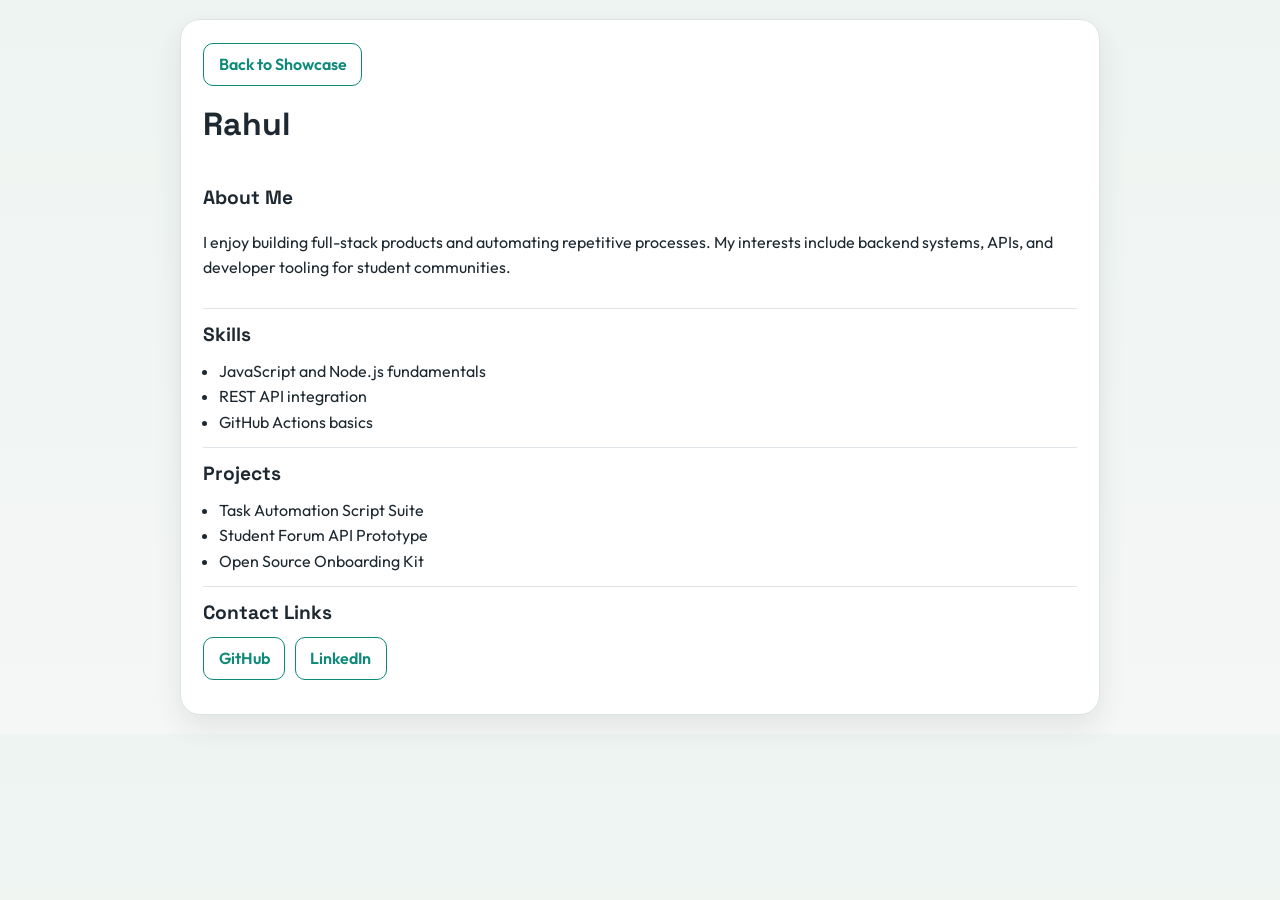
<file: portfolios/rahul.html>
<!DOCTYPE html>
<html lang="en">
<head>
  <meta charset="UTF-8" />
  <meta name="viewport" content="width=device-width, initial-scale=1.0" />
  <title>Rahul | Portfolio</title>
  <link rel="preconnect" href="https://fonts.googleapis.com" />
  <link rel="preconnect" href="https://fonts.gstatic.com" crossorigin />
  <link
    href="https://fonts.googleapis.com/css2?family=Outfit:wght@300;400;500;600;700&family=Space+Grotesk:wght@500;600;700&display=swap"
    rel="stylesheet"
  />
  <style>
    :root {
      --bg: #f5f7f6;
      --surface: #ffffff;
      --text: #1d2830;
      --muted: #5f6c72;
      --accent: #0d8a78;
      --border: #dde3e7;
    }

    * {
      box-sizing: border-box;
    }

    body {
      margin: 0;
      font-family: "Outfit", "Segoe UI", sans-serif;
      color: var(--text);
      background: linear-gradient(180deg, #eef4f1 0%, var(--bg) 100%);
      padding: 1.2rem;
      line-height: 1.6;
    }

    .container {
      width: min(920px, 100%);
      margin: 0 auto;
      background: var(--surface);
      border: 1px solid var(--border);
      border-radius: 20px;
      padding: 1.4rem;
      box-shadow: 0 12px 28px rgba(20, 43, 48, 0.09);
    }

    h1,
    h2 {
      font-family: "Space Grotesk", "Segoe UI", sans-serif;
      margin-top: 0;
    }

    h2 {
      margin-bottom: 0.4rem;
      font-size: 1.2rem;
    }

    section {
      padding: 0.7rem 0;
      border-top: 1px solid var(--border);
    }

    section:first-of-type {
      border-top: 0;
    }

    ul {
      margin: 0.5rem 0 0;
      padding-left: 1rem;
    }

    .links {
      display: flex;
      flex-wrap: wrap;
      gap: 0.6rem;
      margin-top: 0.5rem;
    }

    .links a,
    .home {
      text-decoration: none;
      padding: 0.5rem 0.9rem;
      border-radius: 10px;
      border: 1px solid var(--accent);
      color: var(--accent);
      font-weight: 600;
    }

    .links a:hover,
    .home:hover {
      background: #e7f8f4;
    }

    .home {
      display: inline-block;
      margin-bottom: 0.8rem;
    }
  </style>
</head>
<body>
  <main class="container">
    <a class="home" href="../index.html">Back to Showcase</a>
    <h1>Rahul</h1>

    <section>
      <h2>About Me</h2>
      <p>
        I enjoy building full-stack products and automating repetitive processes. My interests include
        backend systems, APIs, and developer tooling for student communities.
      </p>
    </section>

    <section>
      <h2>Skills</h2>
      <ul>
        <li>JavaScript and Node.js fundamentals</li>
        <li>REST API integration</li>
        <li>GitHub Actions basics</li>
      </ul>
    </section>

    <section>
      <h2>Projects</h2>
      <ul>
        <li>Task Automation Script Suite</li>
        <li>Student Forum API Prototype</li>
        <li>Open Source Onboarding Kit</li>
      </ul>
    </section>

    <section>
      <h2>Contact Links</h2>
      <div class="links">
        <a href="https://github.com/rahul" target="_blank" rel="noopener">GitHub</a>
        <a href="https://linkedin.com/in/rahul" target="_blank" rel="noopener">LinkedIn</a>
      </div>
    </section>
  </main>
</body>
</html>
</file>
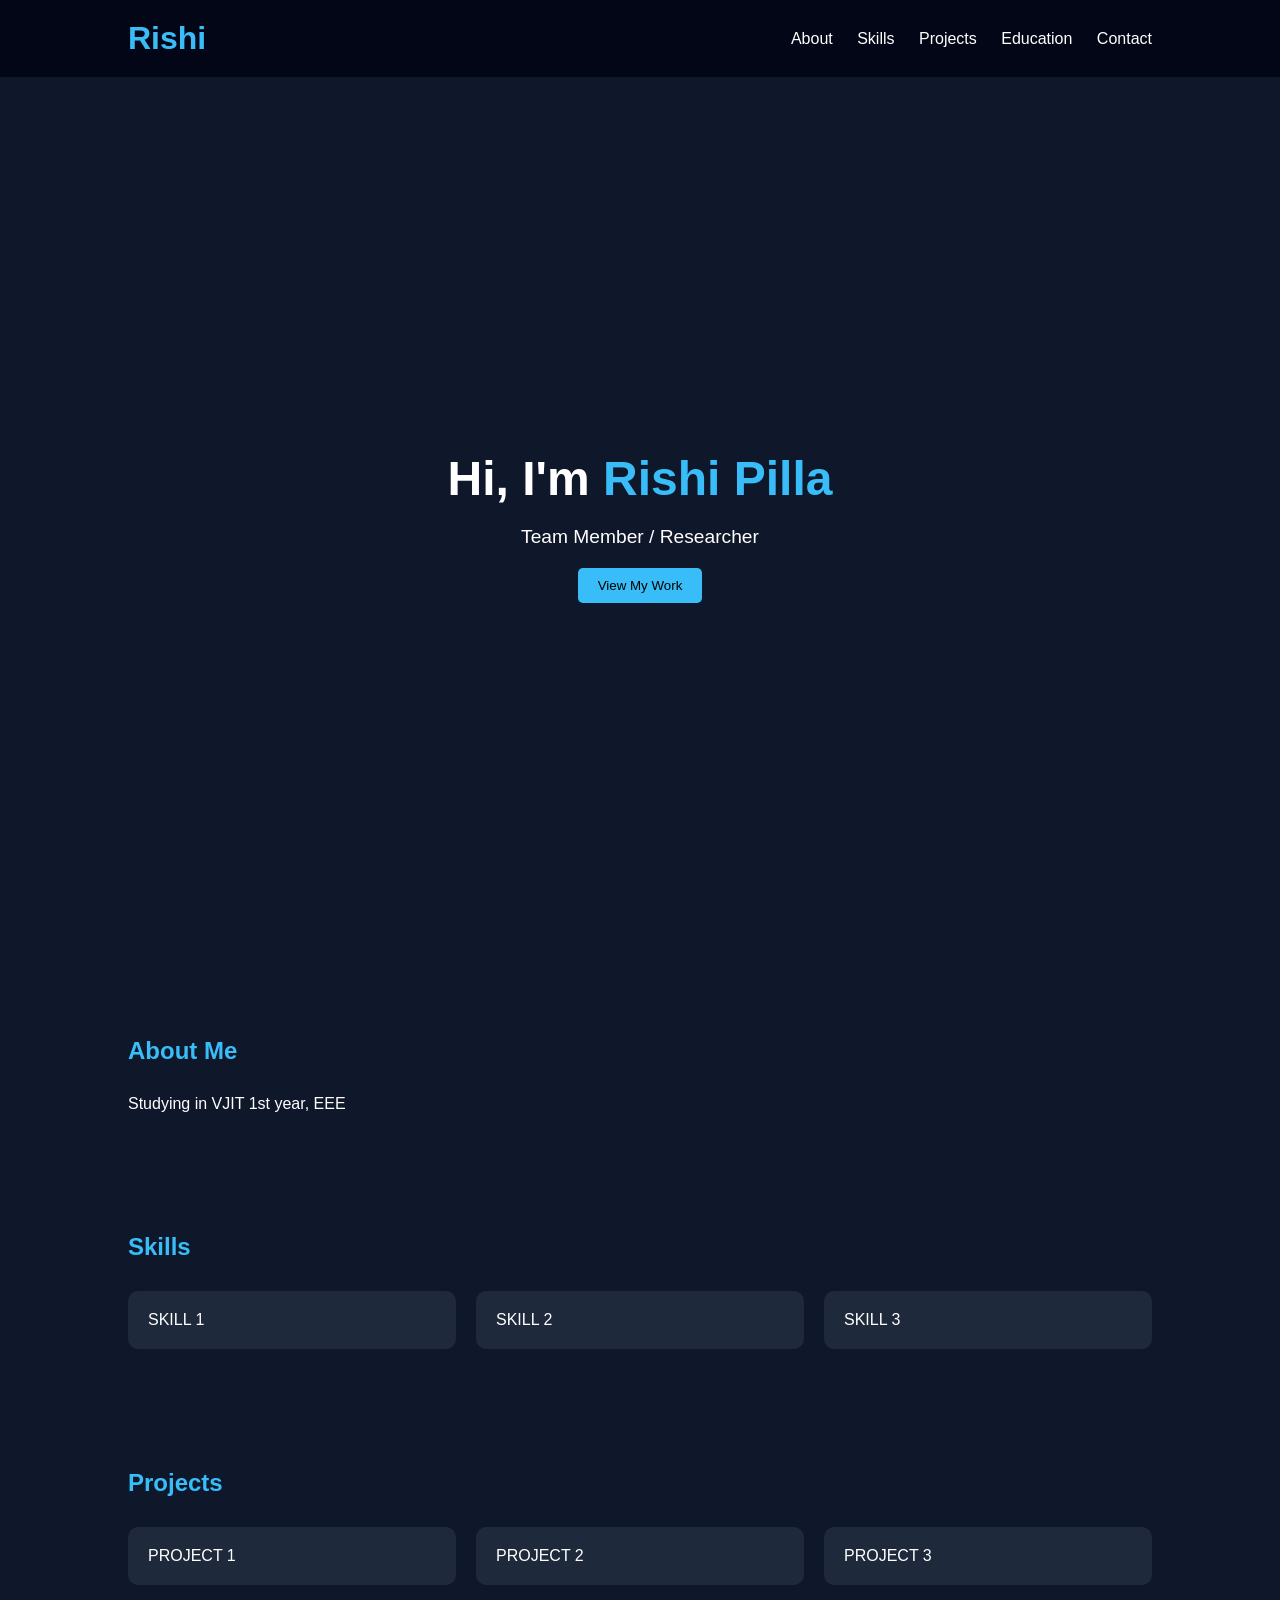
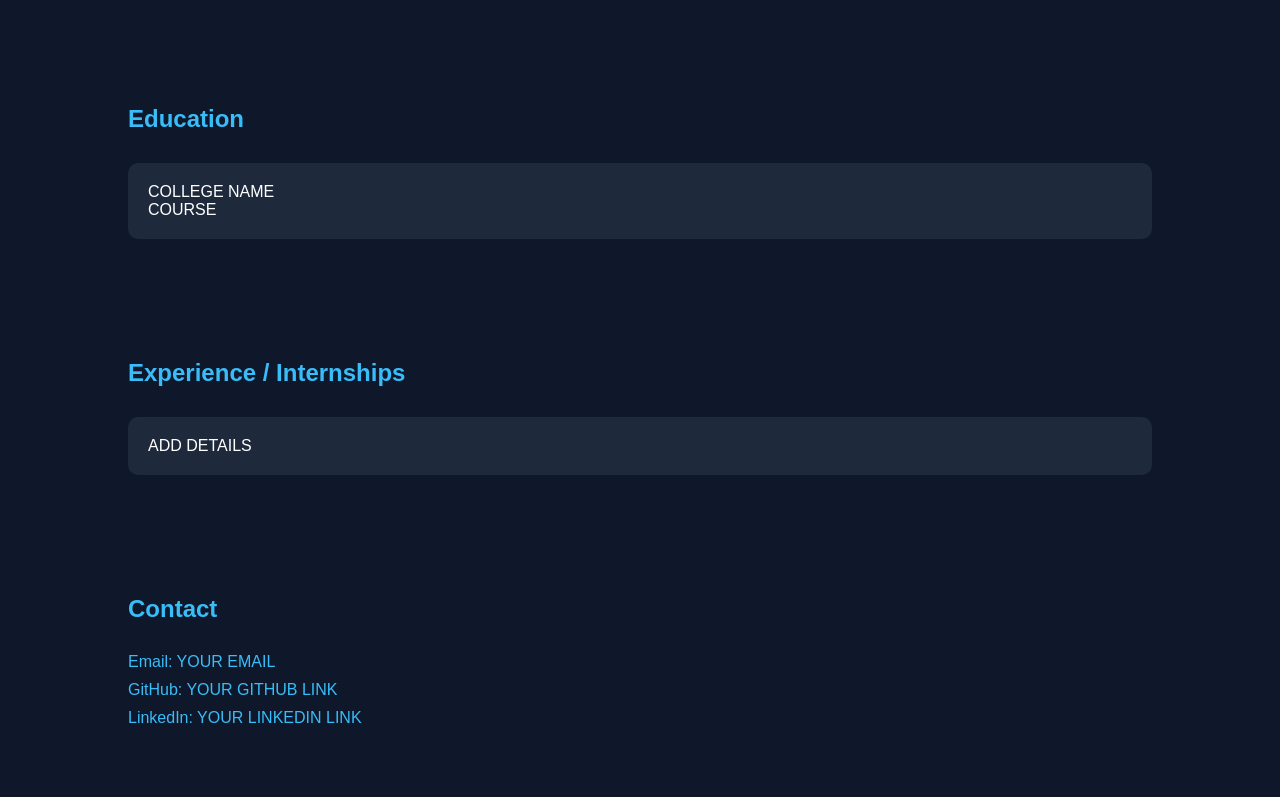
<file: portfolios/Rishi.html>
<!DOCTYPE html>
<html lang="en">
<head>
<meta charset="UTF-8">
<meta name="viewport" content="width=device-width, initial-scale=1.0">
<title>Rishi Pilla | Portfolio</title>

<style>
* {
  margin: 0;
  padding: 0;
  box-sizing: border-box;
  font-family: 'Poppins', sans-serif;
}

body {
  background: #0f172a;
  color: #fff;
  scroll-behavior: smooth;
}

header {
  padding: 20px 10%;
  display: flex;
  justify-content: space-between;
  align-items: center;
  background: #020617;
  position: sticky;
  top: 0;
}

header h1 {
  color: #38bdf8;
}

nav a {
  color: #fff;
  margin-left: 20px;
  text-decoration: none;
  transition: 0.3s;
}

nav a:hover {
  color: #38bdf8;
}

/* HERO */
.hero {
  height: 100vh;
  display: flex;
  align-items: center;
  justify-content: center;
  text-align: center;
  padding: 0 10%;
}

.hero h2 {
  font-size: 3rem;
}

.hero span {
  color: #38bdf8;
}

.hero p {
  margin: 20px 0;
  font-size: 1.2rem;
}

.btn {
  padding: 10px 20px;
  background: #38bdf8;
  border: none;
  color: #000;
  cursor: pointer;
  border-radius: 5px;
  transition: 0.3s;
}

.btn:hover {
  background: #0ea5e9;
}

/* SECTION */
section {
  padding: 60px 10%;
}

h2.section-title {
  margin-bottom: 30px;
  color: #38bdf8;
}

/* CARDS */
.card-container {
  display: grid;
  grid-template-columns: repeat(auto-fit, minmax(250px,1fr));
  gap: 20px;
}

.card {
  background: #1e293b;
  padding: 20px;
  border-radius: 10px;
  transition: 0.3s;
}

.card:hover {
  transform: translateY(-10px);
  background: #334155;
}

/* CONTACT */
.contact a {
  display: block;
  margin: 10px 0;
  color: #38bdf8;
  text-decoration: none;
}

/* ANIMATION */
.fade {
  opacity: 0;
  transform: translateY(30px);
  transition: 1s;
}

.fade.show {
  opacity: 1;
  transform: translateY(0);
}
</style>
</head>

<body>

<header>
  <h1>Rishi</h1>
  <nav>
    <a href="#about">About</a>
    <a href="#skills">Skills</a>
    <a href="#projects">Projects</a>
    <a href="#education">Education</a>
    <a href="#contact">Contact</a>
  </nav>
</header>

<!-- HERO -->
<section class="hero fade">
  <div>
    <h2>Hi, I'm <span>Rishi Pilla</span></h2>
    <p>Team Member / Researcher</p>
    <button class="btn">View My Work</button>
  </div>
</section>

<!-- ABOUT -->
<section id="about" class="fade">
  <h2 class="section-title">About Me</h2>
  <p>Studying in VJIT 1st year, EEE</p>
</section>

<!-- SKILLS -->
<section id="skills" class="fade">
  <h2 class="section-title">Skills</h2>
  <div class="card-container">
    <div class="card">SKILL 1</div>
    <div class="card">SKILL 2</div>
    <div class="card">SKILL 3</div>
  </div>
</section>

<!-- PROJECTS -->
<section id="projects" class="fade">
  <h2 class="section-title">Projects</h2>
  <div class="card-container">
    <div class="card">PROJECT 1</div>
    <div class="card">PROJECT 2</div>
    <div class="card">PROJECT 3</div>
  </div>
</section>

<!-- EDUCATION -->
<section id="education" class="fade">
  <h2 class="section-title">Education</h2>
  <div class="card">
    <p>COLLEGE NAME</p>
    <p>COURSE</p>
  </div>
</section>

<!-- EXPERIENCE -->
<section id="experience" class="fade">
  <h2 class="section-title">Experience / Internships</h2>
  <div class="card">ADD DETAILS</div>
</section>

<!-- CONTACT -->
<section id="contact" class="fade contact">
  <h2 class="section-title">Contact</h2>
  <a href="#">Email: YOUR EMAIL</a>
  <a href="#">GitHub: YOUR GITHUB LINK</a>
  <a href="#">LinkedIn: YOUR LINKEDIN LINK</a>
</section>

<script>
// Scroll animation
const fades = document.querySelectorAll('.fade');

window.addEventListener('scroll', () => {
  fades.forEach(fade => {
    const top = fade.getBoundingClientRect().top;
    if(top < window.innerHeight - 100){
      fade.classList.add('show');
    }
  });
});
</script>

</body>
</html>
</file>
<file: style.css>
:root {
  --bg: #f6f7f4;
  --surface: #ffffff;
  --surface-soft: #f9fcfb;
  --text: #1f2a2e;
  --muted: #5e6a6f;
  --accent: #0e8f7d;
  --accent-strong: #0c7567;
  --border: #dde4e7;
  --shadow: 0 14px 34px rgba(20, 44, 52, 0.12);
}

* {
  box-sizing: border-box;
}

html,
body {
  margin: 0;
  padding: 0;
}

body {
  font-family: "Outfit", "Segoe UI", sans-serif;
  color: var(--text);
  min-height: 100vh;
  background:
    radial-gradient(circle at 8% 12%, rgba(14, 143, 125, 0.2) 0, transparent 35%),
    radial-gradient(circle at 88% 8%, rgba(242, 162, 77, 0.22) 0, transparent 34%),
    linear-gradient(180deg, #f0f5f2 0%, var(--bg) 30%, #eef2f0 100%);
  padding: 2.2rem 1rem 1rem;
  line-height: 1.6;
  position: relative;
  overflow-x: hidden;
}

.bg-orb {
  position: fixed;
  z-index: -1;
  filter: blur(6px);
  opacity: 0.6;
}

.orb-one {
  width: 300px;
  height: 300px;
  border-radius: 45% 55% 55% 45%;
  background: linear-gradient(120deg, rgba(14, 143, 125, 0.3), rgba(14, 143, 125, 0.05));
  top: -60px;
  left: -90px;
  animation: float 10s ease-in-out infinite;
}

.orb-two {
  width: 380px;
  height: 380px;
  border-radius: 60% 40% 45% 55%;
  background: linear-gradient(120deg, rgba(242, 162, 77, 0.32), rgba(242, 162, 77, 0.08));
  bottom: -140px;
  right: -130px;
  animation: float 12s ease-in-out infinite reverse;
}

.floating-help-link {
  position: fixed;
  top: 0.9rem;
  right: 0.9rem;
  z-index: 20;
  text-decoration: none;
  color: #ffffff;
  background: linear-gradient(135deg, #17323a, #0e8f7d);
  border: 1px solid rgba(255, 255, 255, 0.5);
  border-radius: 999px;
  padding: 0.62rem 1rem;
  font-weight: 600;
  font-size: 0.92rem;
  white-space: nowrap;
  box-shadow: 0 10px 22px rgba(14, 47, 56, 0.28);
  transition: transform 0.2s ease, box-shadow 0.2s ease, filter 0.2s ease;
}

.floating-help-link:hover,
.floating-help-link:focus-visible {
  transform: translateY(-2px);
  filter: brightness(1.04);
  box-shadow: 0 13px 24px rgba(14, 47, 56, 0.34);
}

.hero,
.showcase,
.site-footer {
  width: min(1100px, 100%);
  margin: 0 auto;
}

.hero {
  background: rgba(255, 255, 255, 0.78);
  backdrop-filter: blur(8px);
  border: 1px solid rgba(255, 255, 255, 0.9);
  border-radius: 24px;
  box-shadow: var(--shadow);
  padding: 2.8rem 2rem;
  margin-bottom: 2rem;
}

.hero-kicker {
  margin: 0;
  color: var(--accent-strong);
  font-weight: 600;
  letter-spacing: 0.08em;
  text-transform: uppercase;
  font-size: 0.8rem;
}

.hero h1 {
  margin: 0.5rem 0 0;
  font-family: "Space Grotesk", "Segoe UI", sans-serif;
  font-size: clamp(2rem, 4vw, 3rem);
  line-height: 1.15;
}

.hero-text {
  margin: 0.95rem 0 1.5rem;
  max-width: 65ch;
  color: var(--muted);
}

.hero-cta {
  display: inline-block;
  text-decoration: none;
  color: #ffffff;
  background: linear-gradient(135deg, var(--accent), #19a78f);
  font-weight: 600;
  padding: 0.72rem 1.15rem;
  border-radius: 999px;
  transition: transform 0.2s ease, box-shadow 0.25s ease, filter 0.2s ease;
}

.hero-cta:hover,
.hero-cta:focus-visible {
  transform: translateY(-2px);
  box-shadow: 0 10px 18px rgba(14, 143, 125, 0.3);
  filter: brightness(1.04);
}

.hero-actions {
  display: flex;
  flex-wrap: wrap;
  gap: 0.65rem;
}

.hero-cta-secondary {
  background: #ffffff;
  color: var(--text);
  border: 1px solid var(--border);
}

.hero-cta-secondary:hover,
.hero-cta-secondary:focus-visible {
  box-shadow: 0 10px 18px rgba(20, 44, 52, 0.16);
  filter: none;
}

.showcase {
  margin-bottom: 1.8rem;
}

.json-process {
  width: min(1100px, 100%);
  margin: 0 auto 1.8rem;
  padding: 1.2rem;
  border-radius: 16px;
  border: 1px solid var(--border);
  background: rgba(255, 255, 255, 0.8);
}

.json-process h2 {
  margin: 0 0 0.35rem;
  font-family: "Space Grotesk", "Segoe UI", sans-serif;
  font-size: clamp(1.25rem, 2.2vw, 1.6rem);
}

.json-process p {
  margin: 0 0 0.85rem;
  color: var(--muted);
}

.json-process-grid {
  display: grid;
  gap: 0.75rem;
  grid-template-columns: repeat(auto-fit, minmax(220px, 1fr));
  margin-bottom: 0.75rem;
}

.json-step-card {
  border: 1px solid var(--border);
  border-radius: 12px;
  padding: 0.8rem;
  background: var(--surface-soft);
}

.json-step-card h3 {
  margin: 0 0 0.2rem;
  font-family: "Space Grotesk", "Segoe UI", sans-serif;
  font-size: 1rem;
}

.json-step-card p {
  margin: 0;
}

.workflow {
  width: min(1100px, 100%);
  margin: 0 auto 1.8rem;
  padding: 1rem 1.1rem;
  border-radius: 16px;
  border: 1px dashed #b4c3c9;
  background: rgba(255, 255, 255, 0.72);
}

.workflow-preview {
  width: min(1100px, 100%);
  margin: 0 auto 1.8rem;
  padding: 1.2rem;
  border-radius: 16px;
  border: 1px solid var(--border);
  background: rgba(255, 255, 255, 0.72);
}

.workflow-preview h2 {
  margin: 0 0 0.35rem;
  font-family: "Space Grotesk", "Segoe UI", sans-serif;
  font-size: clamp(1.25rem, 2.2vw, 1.6rem);
}

.workflow-preview p {
  margin: 0 0 0.85rem;
  color: var(--muted);
}

.workflow h2 {
  margin: 0 0 0.35rem;
  font-family: "Space Grotesk", "Segoe UI", sans-serif;
  font-size: clamp(1.25rem, 2.2vw, 1.6rem);
}

.workflow p {
  margin: 0;
  color: var(--muted);
}

.workflow-lead {
  margin: 0 0 0.7rem;
  color: var(--muted);
}

.workflow-video {
  margin: 0 0 0.7rem;
  color: var(--muted);
}

.workflow-video a {
  color: var(--accent-strong);
  font-weight: 600;
}

.workflow-video a:hover,
.workflow-video a:focus-visible {
  color: var(--accent);
}

.workflow-alert {
  margin: 0 0 1rem;
  padding: 0.7rem 0.8rem;
  border-radius: 12px;
  background: #fff4e9;
  border: 1px solid #f4d5b6;
  color: #7e4b1b;
  font-weight: 500;
}

.workflow-alert-strong {
  background: #ffe9e9;
  border-color: #f2bcbc;
  color: #7d1f1f;
}

.workflow h3 {
  margin: 0.95rem 0 0.35rem;
  font-family: "Space Grotesk", "Segoe UI", sans-serif;
  font-size: 1.05rem;
}

.workflow h4 {
  margin: 0 0 0.2rem;
  font-family: "Space Grotesk", "Segoe UI", sans-serif;
  font-size: 0.98rem;
}

.workflow-list {
  margin: 0;
  padding-left: 1.1rem;
  color: var(--muted);
}

.workflow-grid {
  display: grid;
  grid-template-columns: repeat(3, minmax(0, 1fr));
  gap: 0.7rem;
}

.workflow-card {
  border: 1px solid var(--border);
  border-radius: 12px;
  background: rgba(255, 255, 255, 0.86);
  padding: 0.7rem;
}

.workflow-card p {
  margin: 0.2rem 0;
  color: var(--muted);
  word-break: break-word;
}

.workflow-code {
  margin: 0.45rem 0 0;
  border-radius: 12px;
  border: 1px solid #20353a;
  background: #102329;
  color: #d8f3ea;
  overflow-x: auto;
}

.workflow-code code {
  display: block;
  font-family: "Consolas", "Courier New", monospace;
  font-size: 0.88rem;
  line-height: 1.55;
  padding: 0.85rem;
}

.workflow-note {
  margin: 0.55rem 0 0;
  color: #3f4c50;
}

.section-head {
  display: flex;
  align-items: flex-start;
  justify-content: space-between;
  gap: 0.8rem;
  margin-bottom: 0.8rem;
}

.showcase-meta {
  display: flex;
  gap: 0.45rem;
  flex-wrap: wrap;
  justify-content: flex-end;
}

.meta-pill {
  display: inline-flex;
  align-items: center;
  padding: 0.38rem 0.62rem;
  border-radius: 999px;
  background: #edf7f5;
  color: #0f6054;
  border: 1px solid #c8e6df;
  font-size: 0.82rem;
  font-weight: 600;
}

.section-head h2 {
  margin: 0;
  font-family: "Space Grotesk", "Segoe UI", sans-serif;
  font-size: clamp(1.5rem, 2.5vw, 2rem);
}

.section-head p {
  margin: 0.35rem 0 0;
  color: var(--muted);
}

.status {
  margin: 0.2rem 0 1rem;
  color: var(--muted);
  min-height: 1.5rem;
}

.contributors-grid {
  display: grid;
  gap: 1rem;
  grid-template-columns: repeat(auto-fit, minmax(240px, 1fr));
  align-items: stretch;
}

.card {
  background: var(--surface);
  border: 1px solid var(--border);
  border-radius: 18px;
  padding: 1.1rem;
  box-shadow: 0 8px 20px rgba(13, 23, 35, 0.07);
  display: flex;
  flex-direction: column;
  gap: 0.6rem;
  height: 100%;
  transition: transform 0.2s ease, box-shadow 0.25s ease;
}

.card:hover {
  transform: translateY(-6px) scale(1.01);
  box-shadow: 0 18px 30px rgba(13, 23, 35, 0.14);
}

.card h3 {
  margin: 0;
  font-size: 1.18rem;
  font-family: "Space Grotesk", "Segoe UI", sans-serif;
}

.card .year {
  margin: 0;
  color: var(--accent-strong);
  font-weight: 600;
}

.card .intro {
  margin: 0;
  color: var(--muted);
  display: -webkit-box;
  line-clamp: 5;
  -webkit-line-clamp: 5;
  -webkit-box-orient: vertical;
  overflow: hidden;
  min-height: calc(1.6em * 3);
}

.card a {
  margin-top: auto;
  align-self: flex-start;
  text-decoration: none;
  border-radius: 12px;
  color: #ffffff;
  background: var(--text);
  font-weight: 600;
  padding: 0.56rem 0.95rem;
  transition: transform 0.18s ease, background-color 0.2s ease;
}

.card a:hover,
.card a:focus-visible {
  background: #121a1d;
  transform: translateY(-2px);
}

.site-footer {
  text-align: center;
  color: var(--muted);
  padding: 0.8rem 0 0.5rem;
  font-size: 0.94rem;
}

.reveal {
  opacity: 0;
  transform: translateY(18px);
  transition: opacity 0.6s ease, transform 0.6s ease;
}

.reveal.visible {
  opacity: 1;
  transform: translateY(0);
}

@keyframes float {
  0%,
  100% {
    transform: translateY(0) rotate(0deg);
  }

  50% {
    transform: translateY(-12px) rotate(3deg);
  }
}

@media (max-width: 950px) {
  .section-head {
    flex-direction: column;
  }

  .showcase-meta {
    justify-content: flex-start;
  }

  .workflow-grid {
    grid-template-columns: 1fr;
  }
}

@media (max-width: 640px) {
  body {
    padding-top: 4.8rem;
  }

  .floating-help-link {
    top: 0.7rem;
    left: 0.7rem;
    right: 0.7rem;
    white-space: normal;
    text-align: center;
    padding: 0.66rem 0.8rem;
  }

  .hero {
    border-radius: 20px;
    padding: 2rem 1.2rem;
  }
}
</file>
